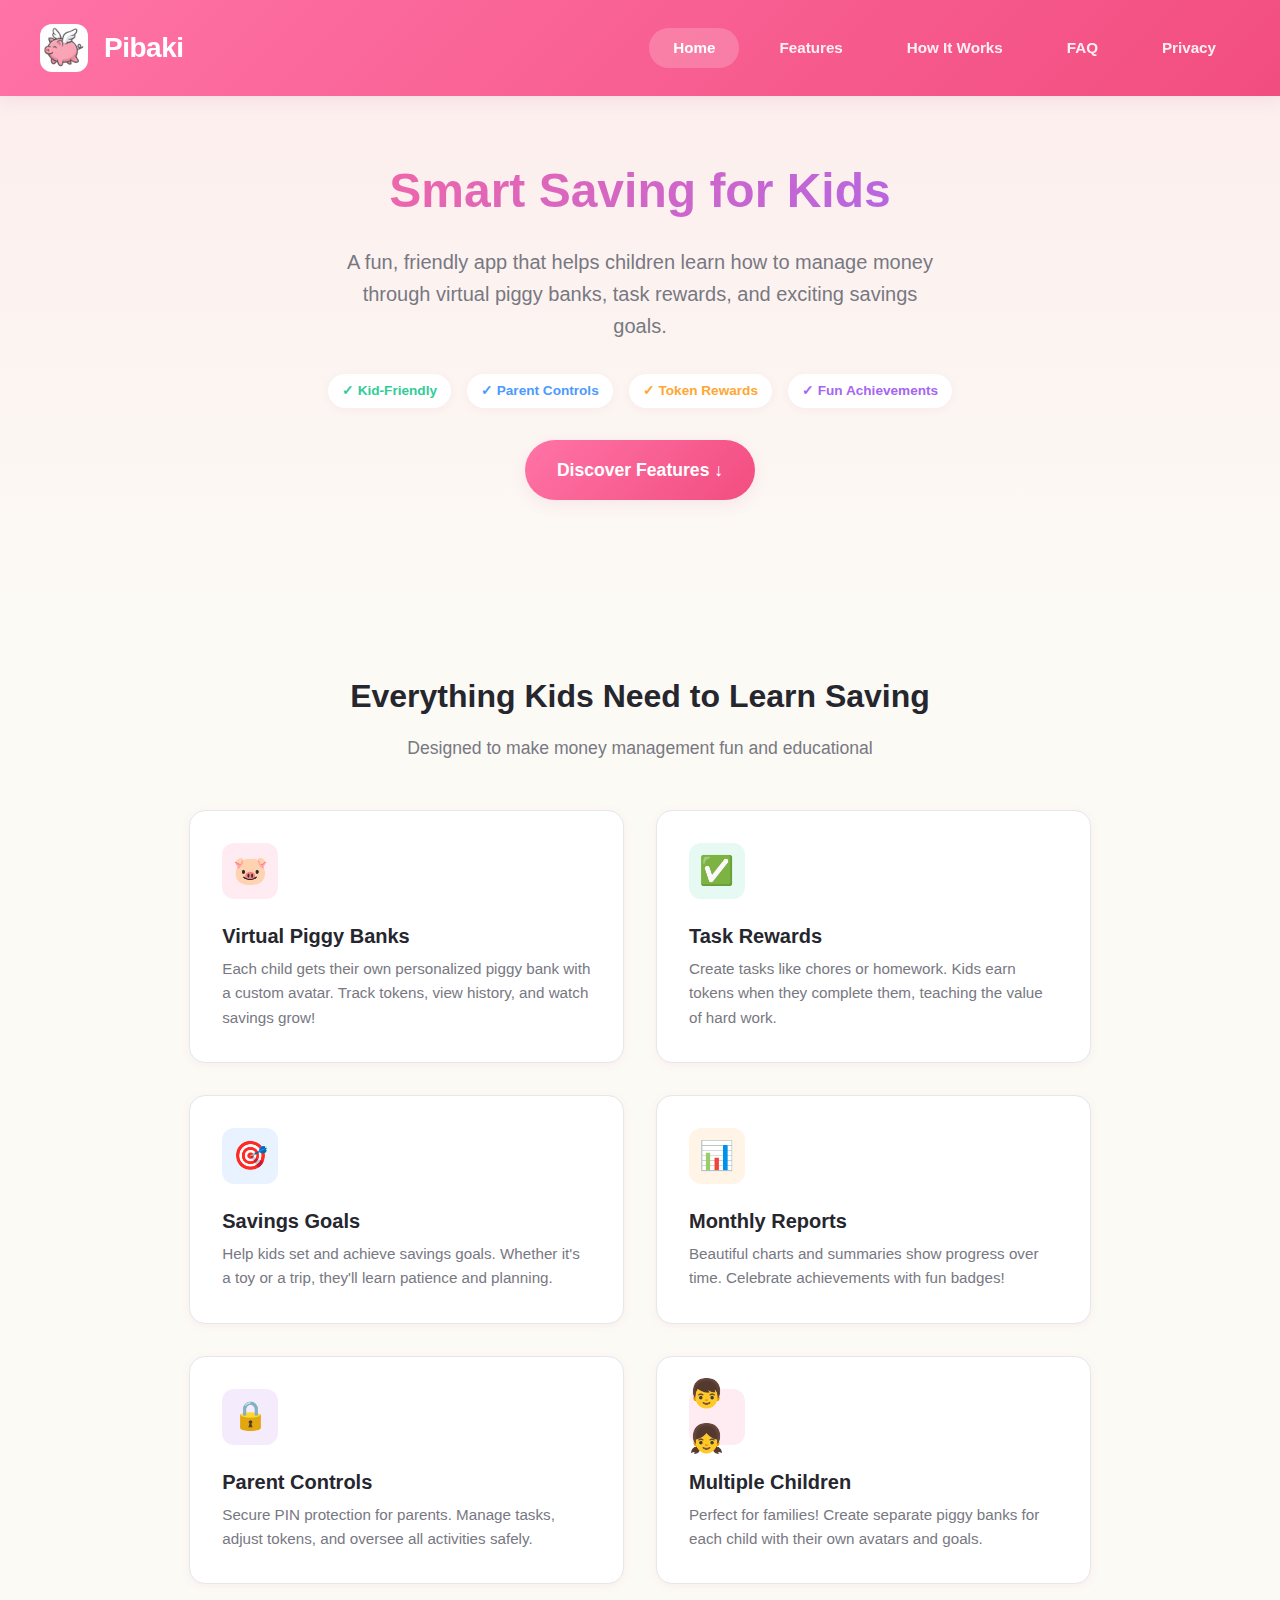
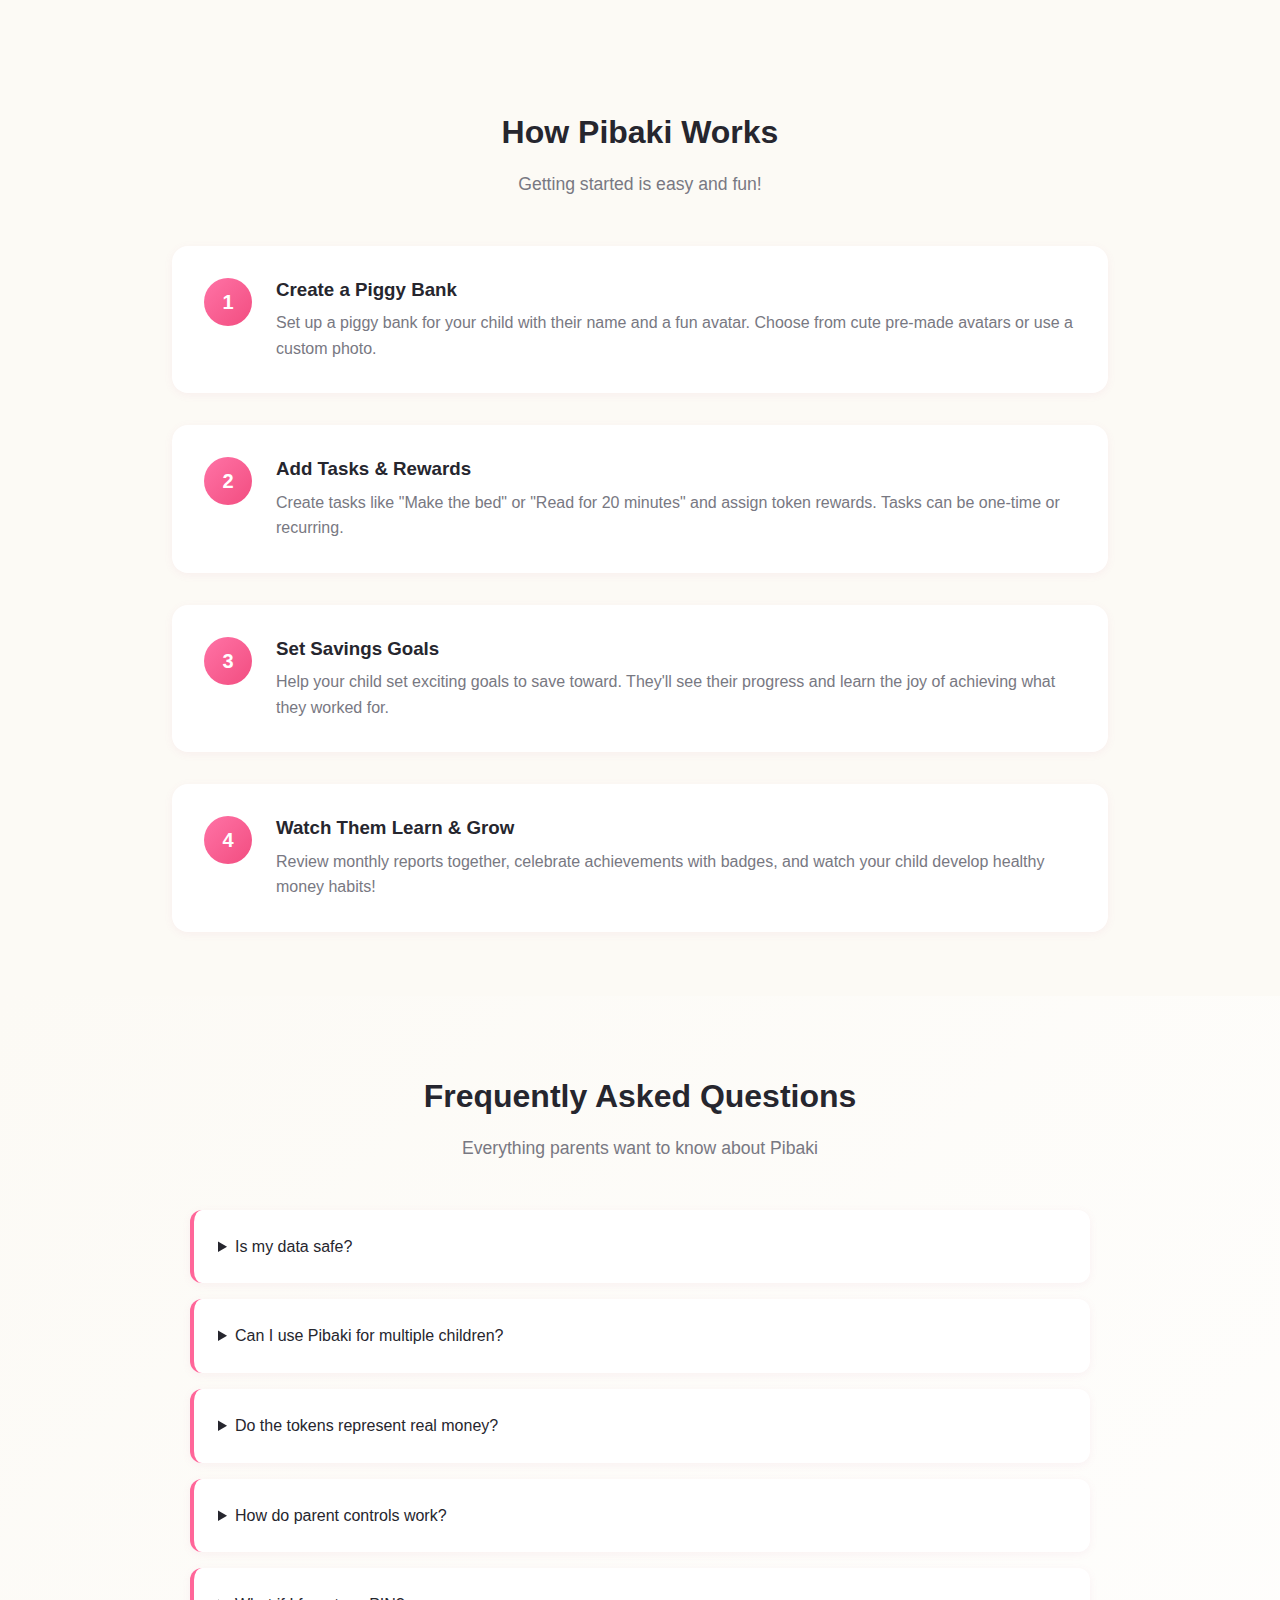
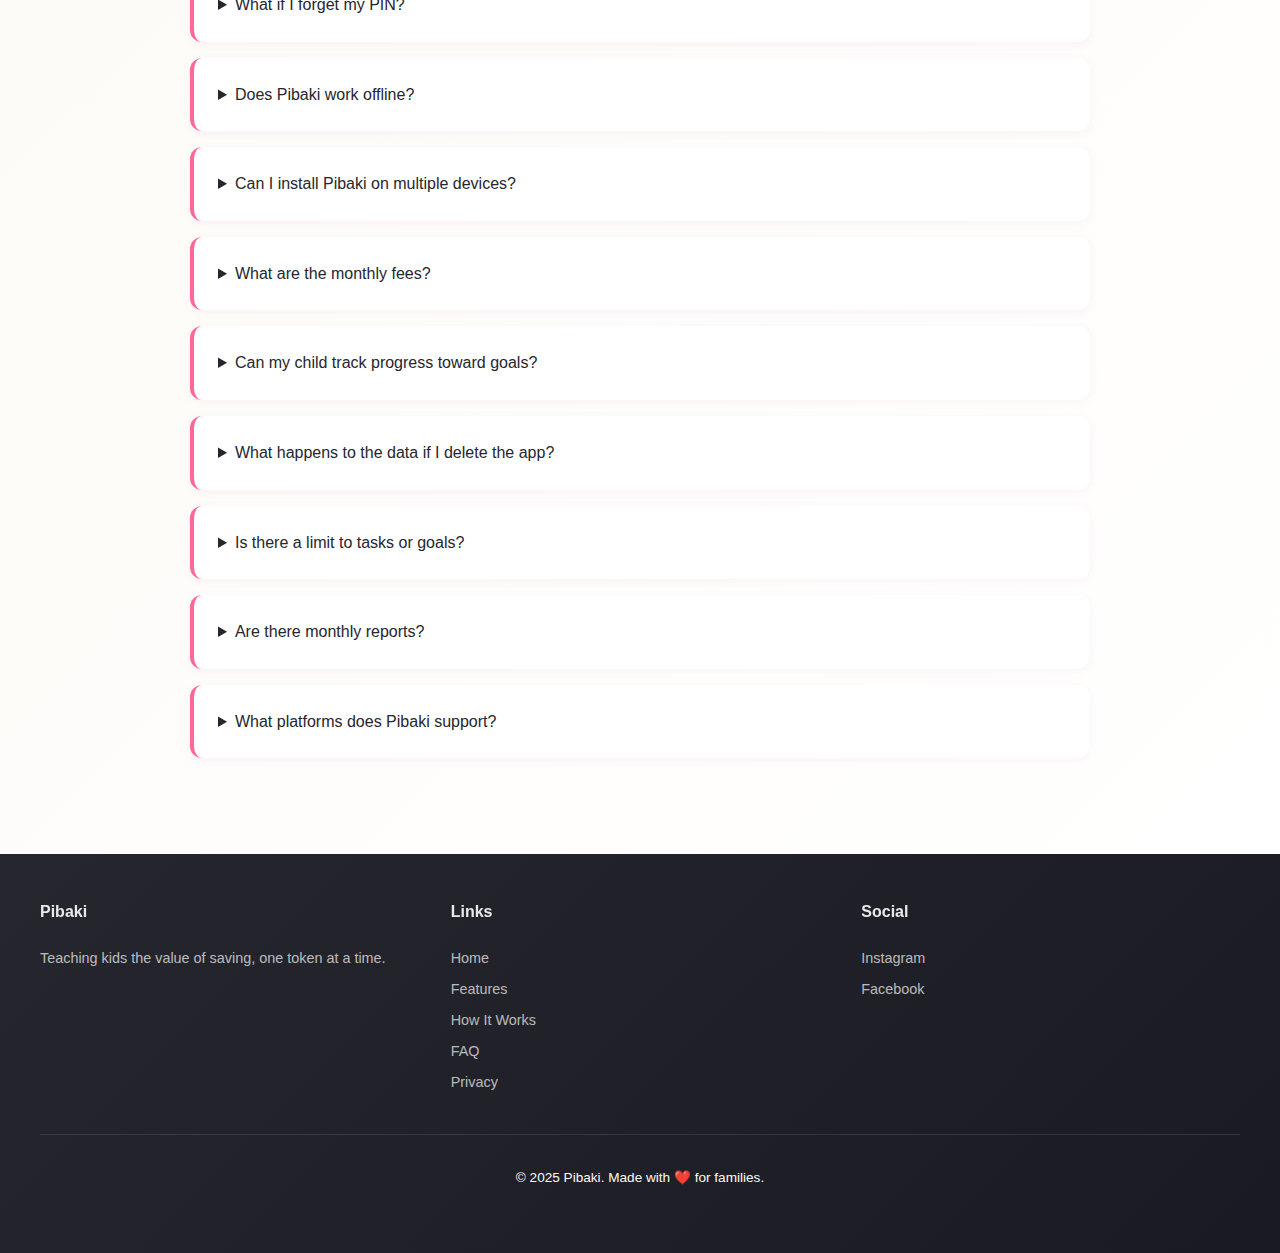
<file: index.html>
<!DOCTYPE html>
<html lang="en">
<head>
    <meta charset="UTF-8">
    <meta name="viewport" content="width=device-width, initial-scale=1.0, maximum-scale=5.0, user-scalable=yes">
    <title>Pibaki - Smart Saving for Kids</title>
    <meta name="description" content="Pibaki is a fun, friendly app that helps children learn how to save money with virtual piggy banks, task rewards, and savings goals.">
    <meta name="keywords" content="kids savings app, piggy bank app, children money management, token rewards, savings goals for kids">
    <meta property="og:title" content="Pibaki - Smart Saving for Kids">
    <meta property="og:description" content="A fun, friendly app that helps children learn how to save money.">
    <meta property="og:type" content="website">
    <link rel="stylesheet" href="assets/css/style.css">
    <link rel="icon" type="image/png" href="assets/img/pibaki_logo.png">
</head>
<body>

<!-- Header -->
<header>
    <div class="header-content">
        <div class="logo">
            <img src="assets/img/pibaki_logo.png" alt="Pibaki Logo">
            <h1>Pibaki</h1>
        </div>
        <button class="menu-toggle" id="menuToggle" aria-label="Toggle navigation menu" aria-expanded="false">
            <span id="menuIcon">☰</span>
        </button>
        <nav id="mainNav">
            <a href="index.html" class="active">Home</a>
            <a href="#features">Features</a>
            <a href="#how-it-works">How It Works</a>
            <a href="#faq">FAQ</a>
            <a href="privacy.html">Privacy</a>
        </nav>
    </div>
</header>

<!-- Hero Section -->
<section class="hero">
    <div class="hero-content">
        <h2>Smart Saving for Kids</h2>
        <p class="tagline">A fun, friendly app that helps children learn how to manage money through virtual piggy banks, task rewards, and exciting savings goals.</p>
        
        <div class="hero-badges">
            <span class="badge success">✓ Kid-Friendly</span>
            <span class="badge info">✓ Parent Controls</span>
            <span class="badge warning">✓ Token Rewards</span>
            <span class="badge special">✓ Fun Achievements</span>
        </div>
        
        <a href="#features" class="cta-button">
            Discover Features ↓
        </a>
        
        <div class="app-preview">
            <!-- Add your app screenshot here -->
            <!-- <img src="assets/img/app-preview.png" alt="Pibaki App Preview"> -->
        </div>
    </div>
</section>

<!-- Features Section -->
<section class="features" id="features">
    <div class="section-header">
        <h2>Everything Kids Need to Learn Saving</h2>
        <p>Designed to make money management fun and educational</p>
    </div>
    
    <div class="features-grid">
        <div class="feature-card">
            <div class="feature-icon primary">🐷</div>
            <h3>Virtual Piggy Banks</h3>
            <p>Each child gets their own personalized piggy bank with a custom avatar. Track tokens, view history, and watch savings grow!</p>
        </div>
        
        <div class="feature-card">
            <div class="feature-icon success">✅</div>
            <h3>Task Rewards</h3>
            <p>Create tasks like chores or homework. Kids earn tokens when they complete them, teaching the value of hard work.</p>
        </div>
        
        <div class="feature-card">
            <div class="feature-icon info">🎯</div>
            <h3>Savings Goals</h3>
            <p>Help kids set and achieve savings goals. Whether it's a toy or a trip, they'll learn patience and planning.</p>
        </div>
        
        <div class="feature-card">
            <div class="feature-icon warning">📊</div>
            <h3>Monthly Reports</h3>
            <p>Beautiful charts and summaries show progress over time. Celebrate achievements with fun badges!</p>
        </div>
        
        <div class="feature-card">
            <div class="feature-icon special">🔒</div>
            <h3>Parent Controls</h3>
            <p>Secure PIN protection for parents. Manage tasks, adjust tokens, and oversee all activities safely.</p>
        </div>
        
        <div class="feature-card">
            <div class="feature-icon primary">👦👧</div>
            <h3>Multiple Children</h3>
            <p>Perfect for families! Create separate piggy banks for each child with their own avatars and goals.</p>
        </div>
    </div>
</section>

<!-- How It Works Section -->
<section class="how-it-works" id="how-it-works">
    <div class="section-header">
        <h2>How Pibaki Works</h2>
        <p>Getting started is easy and fun!</p>
    </div>
    
    <div class="steps">
        <div class="step">
            <div class="step-number">1</div>
            <div class="step-content">
                <h3>Create a Piggy Bank</h3>
                <p>Set up a piggy bank for your child with their name and a fun avatar. Choose from cute pre-made avatars or use a custom photo.</p>
            </div>
        </div>
        
        <div class="step">
            <div class="step-number">2</div>
            <div class="step-content">
                <h3>Add Tasks & Rewards</h3>
                <p>Create tasks like "Make the bed" or "Read for 20 minutes" and assign token rewards. Tasks can be one-time or recurring.</p>
            </div>
        </div>
        
        <div class="step">
            <div class="step-number">3</div>
            <div class="step-content">
                <h3>Set Savings Goals</h3>
                <p>Help your child set exciting goals to save toward. They'll see their progress and learn the joy of achieving what they worked for.</p>
            </div>
        </div>
        
        <div class="step">
            <div class="step-number">4</div>
            <div class="step-content">
                <h3>Watch Them Learn & Grow</h3>
                <p>Review monthly reports together, celebrate achievements with badges, and watch your child develop healthy money habits!</p>
            </div>
        </div>
    </div>
</section>

<!-- Screenshots Section (placeholder for future) -->
<!--
<section class="screenshots">
    <div class="screenshots-container">
        <div class="section-header">
            <h2>See Pibaki in Action</h2>
            <p>Beautiful, kid-friendly design</p>
        </div>
        
        <div class="screenshots-grid">
            <div class="screenshot-item">
                <img src="assets/img/screenshot-1.png" alt="Piggy Bank Dashboard">
                <p>Dashboard</p>
            </div>
            <div class="screenshot-item">
                <img src="assets/img/screenshot-2.png" alt="Task List">
                <p>Tasks</p>
            </div>
            <div class="screenshot-item">
                <img src="assets/img/screenshot-3.png" alt="Savings Goals">
                <p>Goals</p>
            </div>
            <div class="screenshot-item">
                <img src="assets/img/screenshot-4.png" alt="Monthly Report">
                <p>Reports</p>
            </div>
        </div>
    </div>
</section>
-->

<!-- FAQ Section -->
<section class="faq" id="faq">
    <div class="section-header">
        <h2>Frequently Asked Questions</h2>
        <p>Everything parents want to know about Pibaki</p>
    </div>
    
    <div class="faq-container">
        
        <details class="faq-item">
            <summary>Is my data safe?</summary>
            <p>Absolutely. Pibaki does not collect any personal information. All data is stored locally on your device and never transmitted to servers. We don't have analytics, tracking, or any third-party services. Your family's privacy is our top priority.</p>
        </details>
        
        <details class="faq-item">
            <summary>Can I use Pibaki for multiple children?</summary>
            <p>Yes! You can create unlimited piggy banks, one for each child. Each child gets their own personalized space with custom avatars, tasks, and savings goals.</p>
        </details>
        
        <details class="faq-item">
            <summary>Do the tokens represent real money?</summary>
            <p>You decide! When setting up, you choose your currency and how much each token is worth (e.g., 1 token = $0.10). This lets you connect virtual rewards to real allowances or just use it as a teaching tool without actual money.</p>
        </details>
        
        <details class="faq-item">
            <summary>How do parent controls work?</summary>
            <p>Parents set up a secure PIN (and optionally Face ID/Touch ID) to access editing features. Children can view their piggy banks and progress, but only parents can add tokens, create tasks, or modify goals. This keeps everything safe while letting kids feel ownership.</p>
        </details>
        
        <details class="faq-item">
            <summary>What if I forget my PIN?</summary>
            <p><strong>Important:</strong> If you forget your PIN and haven't enabled Face ID/Touch ID, there is no way to recover it. You will need to uninstall and reinstall the app, which will delete all your data. We recommend enabling Face ID/Touch ID as a backup authentication method when setting up parent controls. This way, you can always access the app even if you forget your PIN.</p>
        </details>
        
        <details class="faq-item">
            <summary>Does Pibaki work offline?</summary>
            <p>Yes! Pibaki works completely offline. No internet connection is required. All your family's data stays on your device.</p>
        </details>

        <details class="faq-item">
            <summary>Can I install Pibaki on multiple devices?</summary>
            <p>Currently, Pibaki stores all data locally on each device independently. This means if you install the app on two different devices (e.g., mom's iPhone and dad's iPhone), they will have separate data and won't sync with each other. We recommend choosing one primary device for managing your family's piggy banks. If you use iCloud backup, you can restore your data when switching to a new device.</p>
        </details>
        
        <details class="faq-item">
            <summary>What are the monthly fees?</summary>
            <p>You can optionally enable a small monthly "fee" (like real banks charge) to teach kids about account maintenance. This is completely customizable and can be disabled. It's just a teaching tool, not a real charge.</p>
        </details>
        
        <details class="faq-item">
            <summary>Can my child track progress toward goals?</summary>
            <p>Yes! Kids can create savings goals (like "New Toy" or "Bike") and transfer tokens toward them. They'll see visual progress bars and get a celebration when goals are reached. Completed goals are saved in a special "Achievements" section.</p>
        </details>
        
        <details class="faq-item">
            <summary>What happens to the data if I delete the app?</summary>
            <p>All data will be permanently deleted from your device. Since we don't store anything on servers, we cannot recover it. If you want to preserve your data, make sure your device is backed up to iCloud before deletion.</p>
        </details>
        
        <details class="faq-item">
            <summary>Is there a limit to tasks or goals?</summary>
            <p>No limits! Create as many tasks, savings goals, and piggy banks as you need for your family.</p>
        </details>
        
        <details class="faq-item">
            <summary>Are there monthly reports?</summary>
            <p>Yes! At the end of each month, Pibaki generates a report showing token earnings, spending, task completion rates, and achievement badges. It's a great way to review progress with your child.</p>
        </details>
        
        <details class="faq-item">
            <summary>What platforms does Pibaki support?</summary>
            <p>Currently, Pibaki is available for iOS (iPhone and iPad) running iOS 16 or later. Android support may come in the future based on demand.</p>
        </details>
    </div>
</section>

<!-- Footer -->
<footer>
    <div class="footer-content">
        <div class="footer-section">
            <h4>Pibaki</h4>
            <p>Teaching kids the value of saving, one token at a time.</p>
        </div>
        
        <div class="footer-section">
            <h4>Links</h4>
            <p><a href="index.html">Home</a></p>
            <p><a href="#features">Features</a></p>
            <p><a href="#how-it-works">How It Works</a></p>
            <p><a href="#faq">FAQ</a></p>
            <p><a href="privacy.html">Privacy</a></p>
        </div>
        <div class="footer-section">
            <h4>Social</h4>
            <p><a href="https://instagram.com/pibaki.app">Instagram</a></p>
            <p><a href="https://facebook.com/pibakiapp">Facebook</a></p>
        </div>
    </div>
    
    <div class="footer-bottom">
        <p style="color:var(--pibaki-background)">© 2025 Pibaki. Made with ❤️ for families.</p>
    </div>
</footer>

<script>
// Mobile menu toggle
const menuToggle = document.getElementById('menuToggle');
const mainNav = document.getElementById('mainNav');
const menuIcon = document.getElementById('menuIcon');

if (menuToggle && mainNav) {
    menuToggle.addEventListener('click', function() {
        const isExpanded = this.getAttribute('aria-expanded') === 'true';
        this.setAttribute('aria-expanded', !isExpanded);
        mainNav.classList.toggle('nav-open');
        menuIcon.textContent = isExpanded ? '☰' : '✕';
    });
    
    // Close menu when clicking a nav link
    const navLinks = mainNav.querySelectorAll('a');
    navLinks.forEach(link => {
        link.addEventListener('click', () => {
            mainNav.classList.remove('nav-open');
            menuToggle.setAttribute('aria-expanded', 'false');
            menuIcon.textContent = '☰';
        });
    });
    
    // Close menu when clicking outside
    document.addEventListener('click', function(event) {
        if (!mainNav.contains(event.target) && !menuToggle.contains(event.target)) {
            mainNav.classList.remove('nav-open');
            menuToggle.setAttribute('aria-expanded', 'false');
            menuIcon.textContent = '☰';
        }
    });
}
</script>

</body>
</html>
</file>
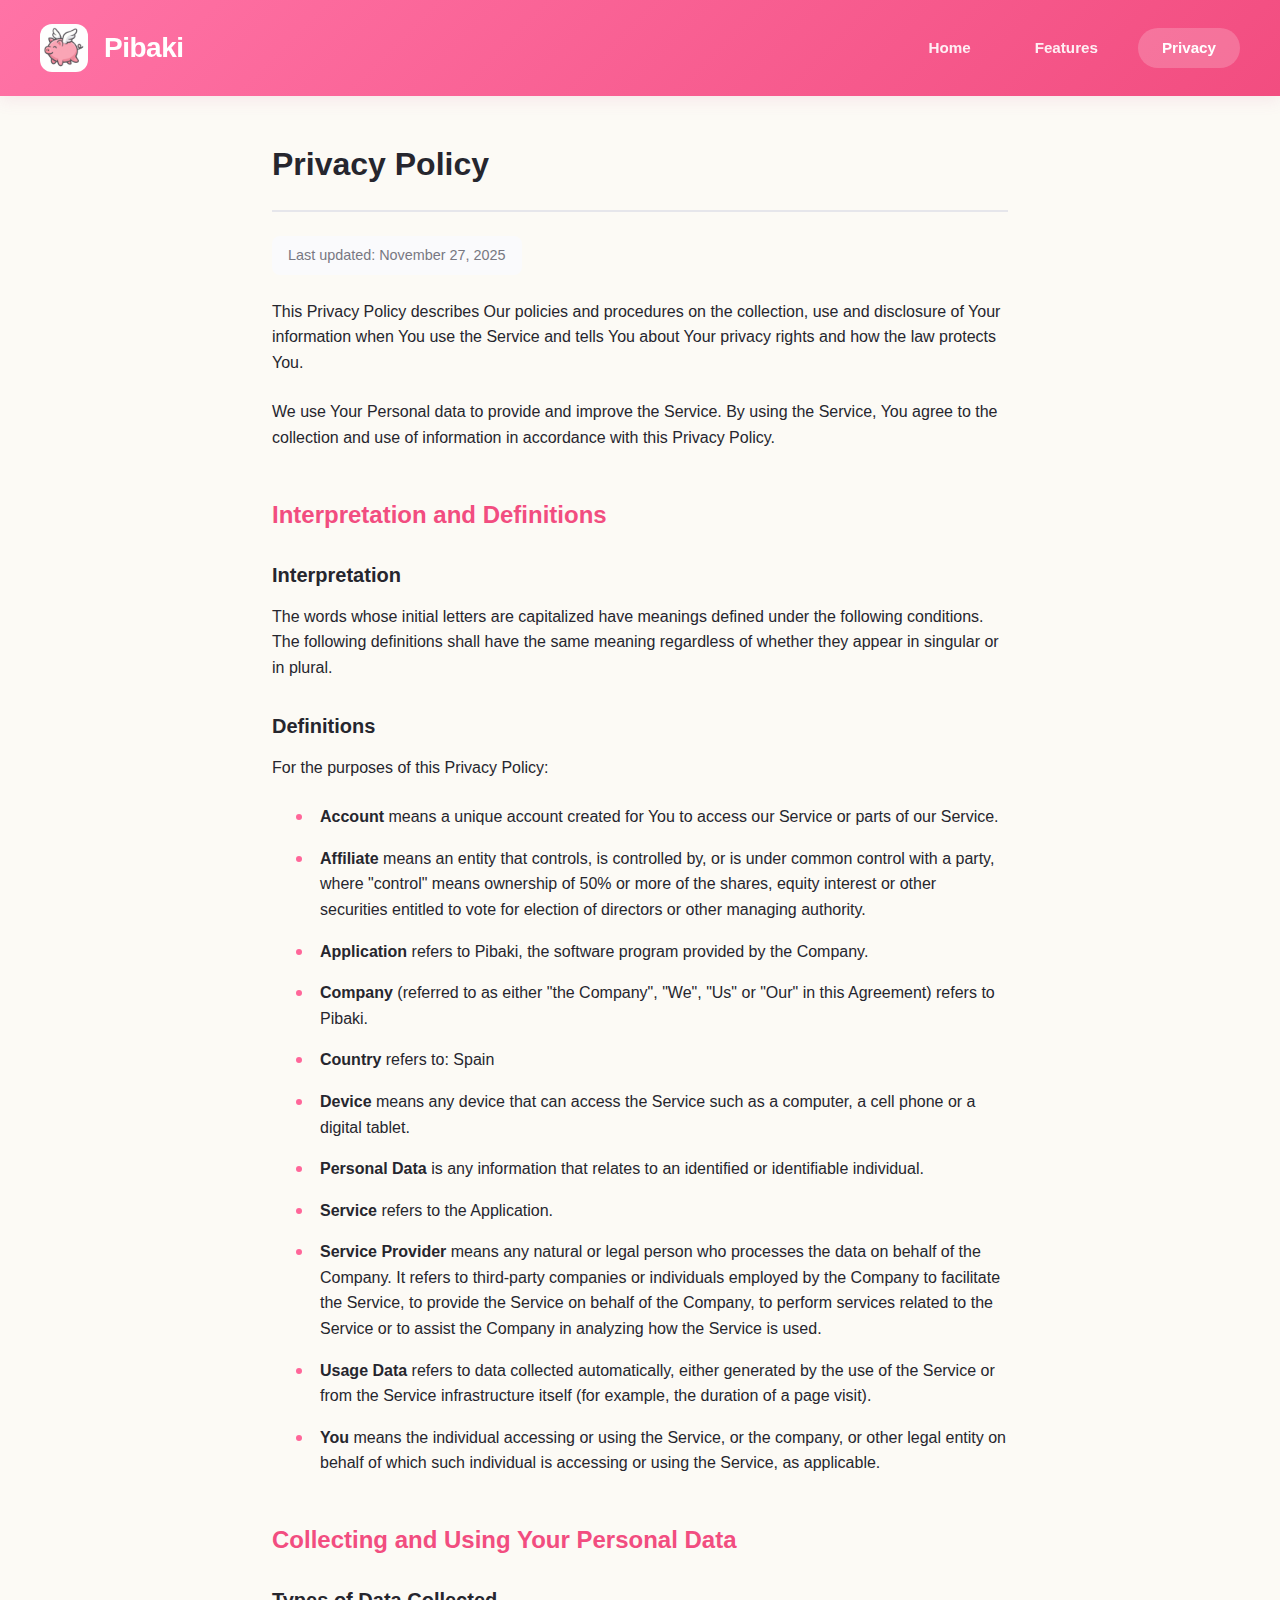
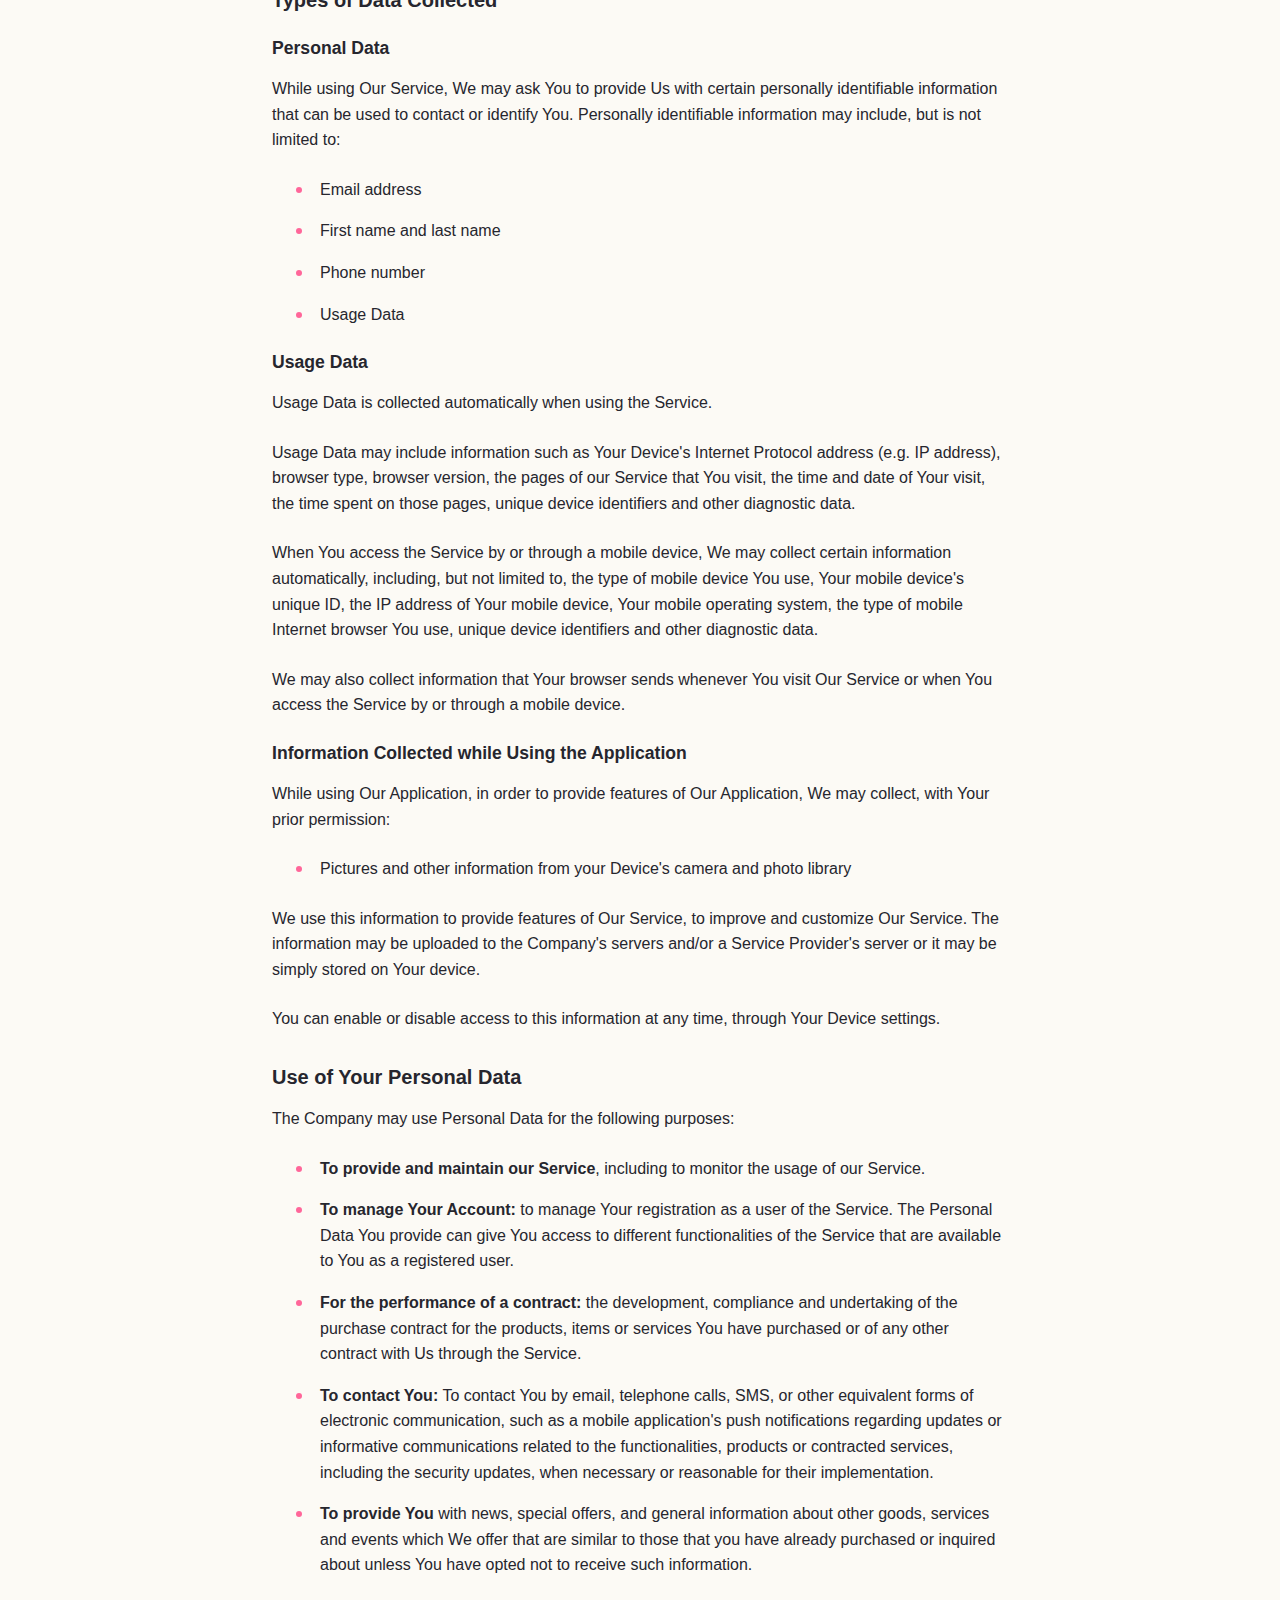
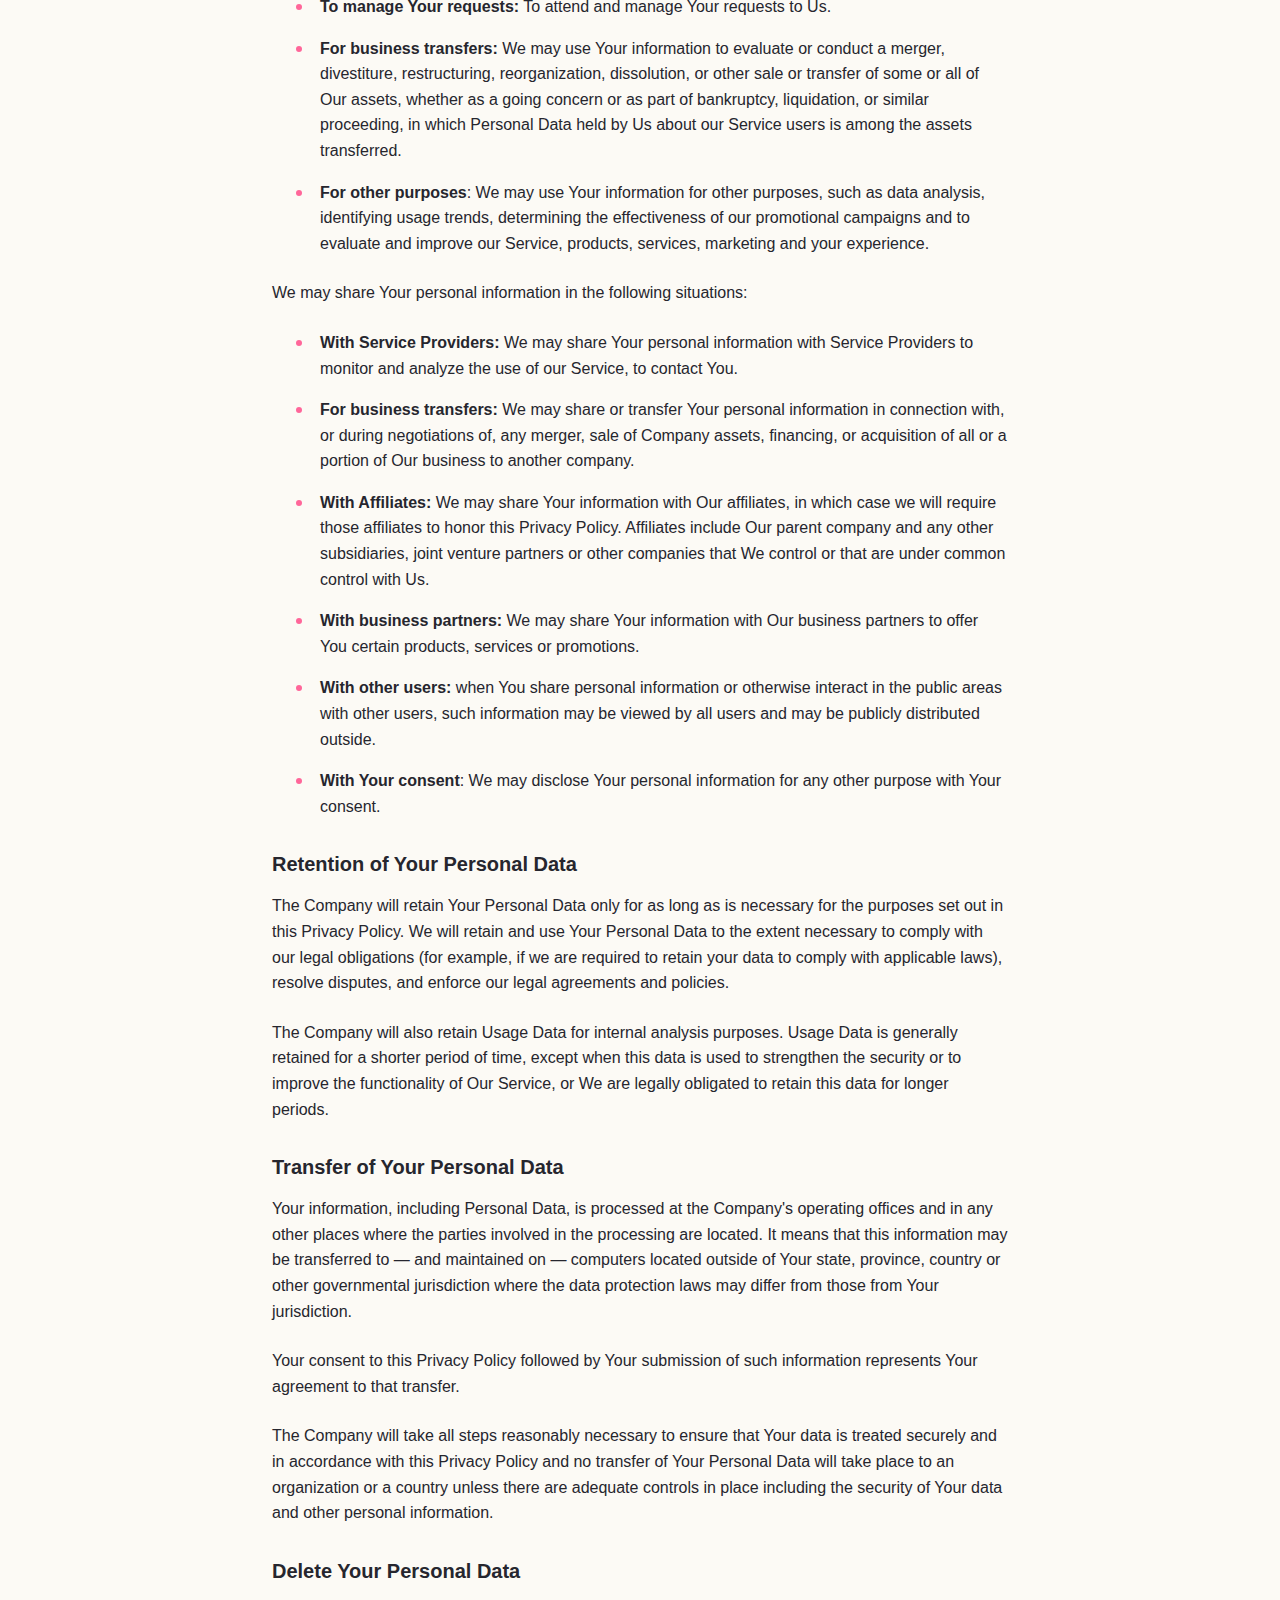
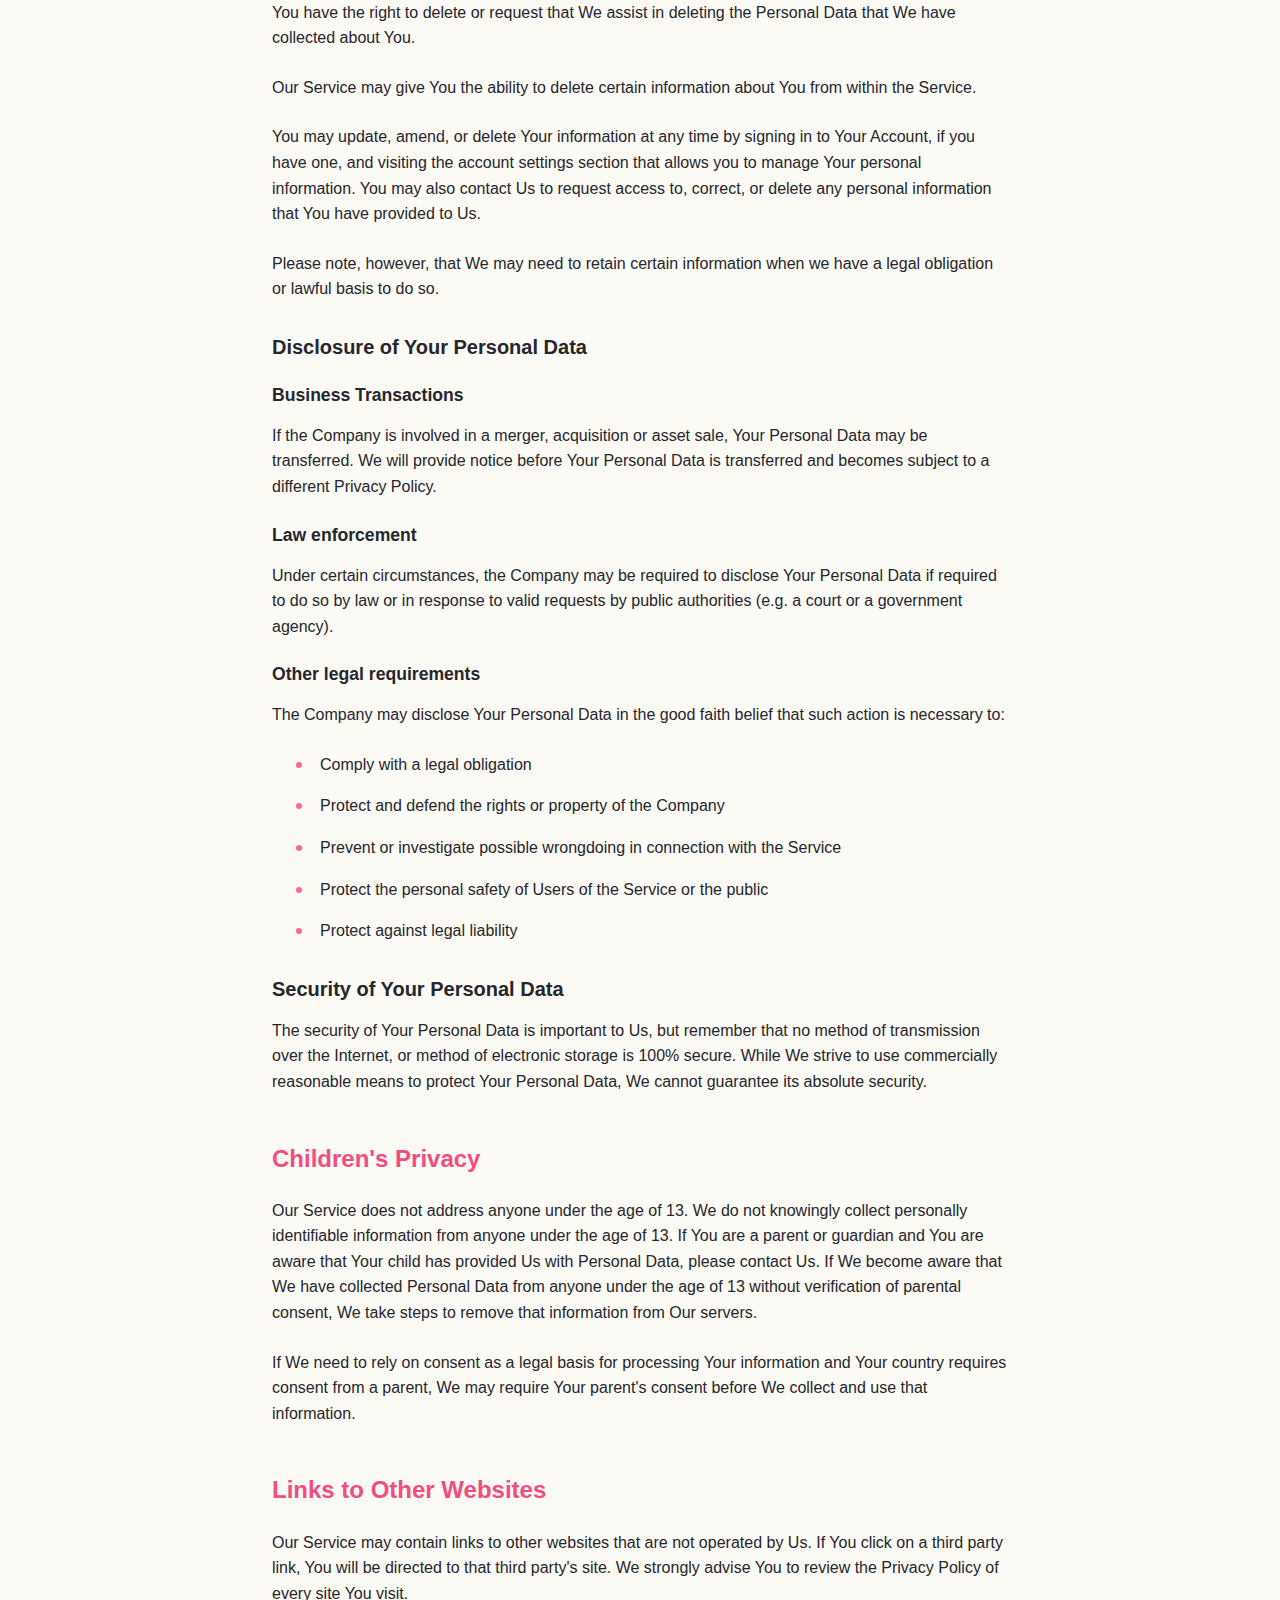
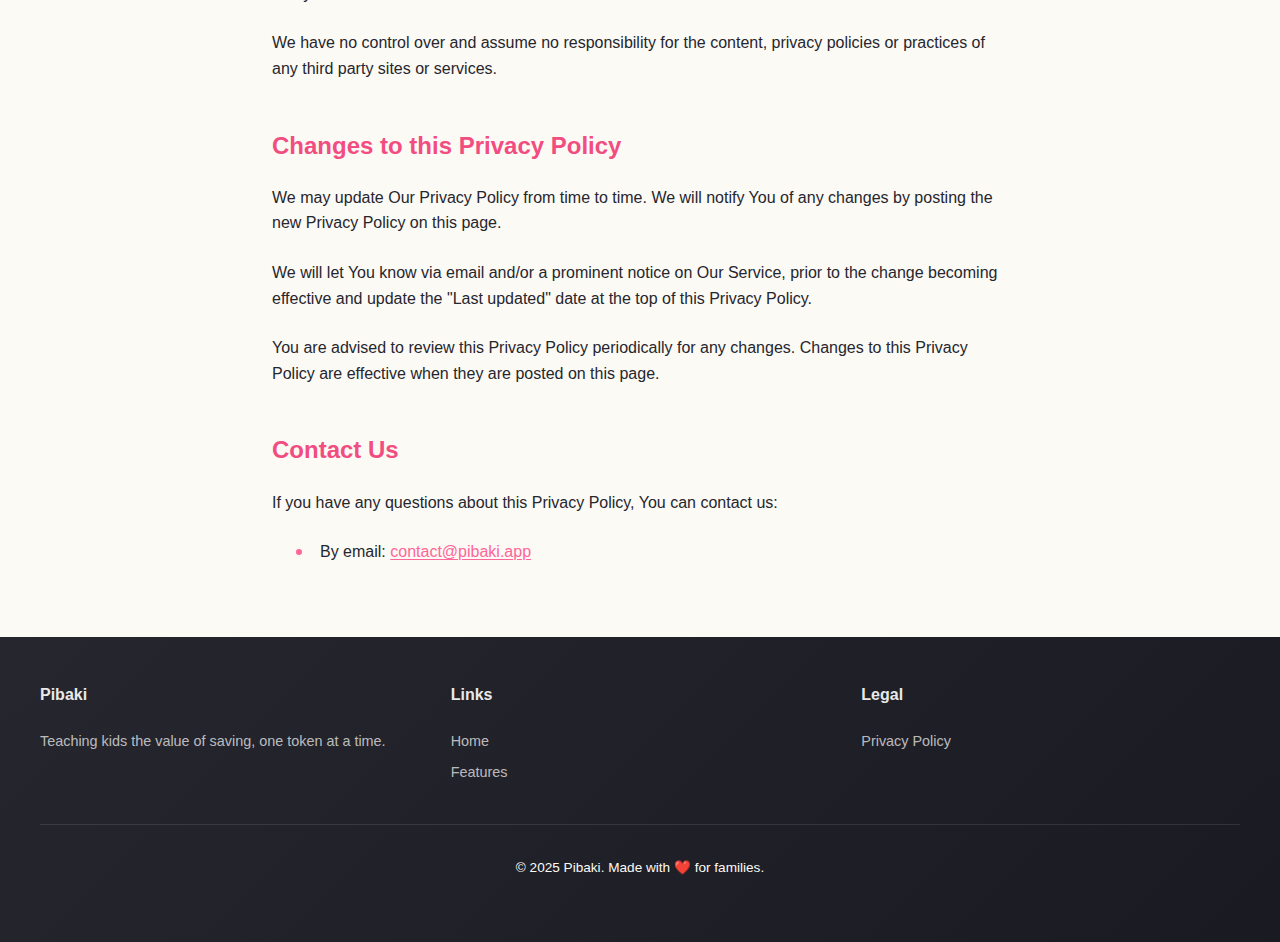
<file: privacy-policy-backup.html>
<!DOCTYPE html>
<html lang="en">
<head>
    <meta charset="UTF-8">
    <meta name="viewport" content="width=device-width, initial-scale=1.0">
    <title>Privacy Policy - Pibaki</title>
    <meta name="description" content="Privacy Policy for Pibaki - the smart saving app for kids.">
    <link rel="stylesheet" href="assets/css/style.css">
    <link rel="icon" type="image/png" href="assets/img/pibaki_logo.png">
</head>
<body>

<!-- Header -->
<header>
    <div class="header-content">
        <div class="logo">
            <img src="assets/img/pibaki_logo.png" alt="Pibaki Logo">
            <h1>Pibaki</h1>
        </div>
        <nav>
            <a href="index.html">Home</a>
            <a href="index.html#features">Features</a>
            <a href="privacy.html" class="active">Privacy</a>
        </nav>
    </div>
</header>

<section class="content">
    <h1>Privacy Policy</h1>
    <p class="last-updated">Last updated: November 27, 2025</p>
    
<p>This Privacy Policy describes Our policies and procedures on the collection, use and disclosure of Your information when You use the Service and tells You about Your privacy rights and how the law protects You.</p>
<p>We use Your Personal data to provide and improve the Service. By using the Service, You agree to the collection and use of information in accordance with this Privacy Policy.</p>

<h2>Interpretation and Definitions</h2>
<h3>Interpretation</h3>
<p>The words whose initial letters are capitalized have meanings defined under the following conditions. The following definitions shall have the same meaning regardless of whether they appear in singular or in plural.</p>

<h3>Definitions</h3>
<p>For the purposes of this Privacy Policy:</p>
<ul>
<li>
<p><strong>Account</strong> means a unique account created for You to access our Service or parts of our Service.</p>
</li>
<li>
<p><strong>Affiliate</strong> means an entity that controls, is controlled by, or is under common control with a party, where "control" means ownership of 50% or more of the shares, equity interest or other securities entitled to vote for election of directors or other managing authority.</p>
</li>
<li>
<p><strong>Application</strong> refers to Pibaki, the software program provided by the Company.</p>
</li>
<li>
<p><strong>Company</strong> (referred to as either "the Company", "We", "Us" or "Our" in this Agreement) refers to Pibaki.</p>
</li>
<li>
<p><strong>Country</strong> refers to: Spain</p>
</li>
<li>
<p><strong>Device</strong> means any device that can access the Service such as a computer, a cell phone or a digital tablet.</p>
</li>
<li>
<p><strong>Personal Data</strong> is any information that relates to an identified or identifiable individual.</p>
</li>
<li>
<p><strong>Service</strong> refers to the Application.</p>
</li>
<li>
<p><strong>Service Provider</strong> means any natural or legal person who processes the data on behalf of the Company. It refers to third-party companies or individuals employed by the Company to facilitate the Service, to provide the Service on behalf of the Company, to perform services related to the Service or to assist the Company in analyzing how the Service is used.</p>
</li>
<li>
<p><strong>Usage Data</strong> refers to data collected automatically, either generated by the use of the Service or from the Service infrastructure itself (for example, the duration of a page visit).</p>
</li>
<li>
<p><strong>You</strong> means the individual accessing or using the Service, or the company, or other legal entity on behalf of which such individual is accessing or using the Service, as applicable.</p>
</li>
</ul>

<h2>Collecting and Using Your Personal Data</h2>
<h3>Types of Data Collected</h3>
<h4>Personal Data</h4>
<p>While using Our Service, We may ask You to provide Us with certain personally identifiable information that can be used to contact or identify You. Personally identifiable information may include, but is not limited to:</p>
<ul>
<li><p>Email address</p></li>
<li><p>First name and last name</p></li>
<li><p>Phone number</p></li>
<li><p>Usage Data</p></li>
</ul>

<h4>Usage Data</h4>
<p>Usage Data is collected automatically when using the Service.</p>
<p>Usage Data may include information such as Your Device's Internet Protocol address (e.g. IP address), browser type, browser version, the pages of our Service that You visit, the time and date of Your visit, the time spent on those pages, unique device identifiers and other diagnostic data.</p>
<p>When You access the Service by or through a mobile device, We may collect certain information automatically, including, but not limited to, the type of mobile device You use, Your mobile device's unique ID, the IP address of Your mobile device, Your mobile operating system, the type of mobile Internet browser You use, unique device identifiers and other diagnostic data.</p>
<p>We may also collect information that Your browser sends whenever You visit Our Service or when You access the Service by or through a mobile device.</p>

<h4>Information Collected while Using the Application</h4>
<p>While using Our Application, in order to provide features of Our Application, We may collect, with Your prior permission:</p>
<ul>
<li>Pictures and other information from your Device's camera and photo library</li>
</ul>
<p>We use this information to provide features of Our Service, to improve and customize Our Service. The information may be uploaded to the Company's servers and/or a Service Provider's server or it may be simply stored on Your device.</p>
<p>You can enable or disable access to this information at any time, through Your Device settings.</p>

<h3>Use of Your Personal Data</h3>
<p>The Company may use Personal Data for the following purposes:</p>
<ul>
<li><p><strong>To provide and maintain our Service</strong>, including to monitor the usage of our Service.</p></li>
<li><p><strong>To manage Your Account:</strong> to manage Your registration as a user of the Service. The Personal Data You provide can give You access to different functionalities of the Service that are available to You as a registered user.</p></li>
<li><p><strong>For the performance of a contract:</strong> the development, compliance and undertaking of the purchase contract for the products, items or services You have purchased or of any other contract with Us through the Service.</p></li>
<li><p><strong>To contact You:</strong> To contact You by email, telephone calls, SMS, or other equivalent forms of electronic communication, such as a mobile application's push notifications regarding updates or informative communications related to the functionalities, products or contracted services, including the security updates, when necessary or reasonable for their implementation.</p></li>
<li><p><strong>To provide You</strong> with news, special offers, and general information about other goods, services and events which We offer that are similar to those that you have already purchased or inquired about unless You have opted not to receive such information.</p></li>
<li><p><strong>To manage Your requests:</strong> To attend and manage Your requests to Us.</p></li>
<li><p><strong>For business transfers:</strong> We may use Your information to evaluate or conduct a merger, divestiture, restructuring, reorganization, dissolution, or other sale or transfer of some or all of Our assets, whether as a going concern or as part of bankruptcy, liquidation, or similar proceeding, in which Personal Data held by Us about our Service users is among the assets transferred.</p></li>
<li><p><strong>For other purposes</strong>: We may use Your information for other purposes, such as data analysis, identifying usage trends, determining the effectiveness of our promotional campaigns and to evaluate and improve our Service, products, services, marketing and your experience.</p></li>
</ul>

<p>We may share Your personal information in the following situations:</p>
<ul>
<li><strong>With Service Providers:</strong> We may share Your personal information with Service Providers to monitor and analyze the use of our Service, to contact You.</li>
<li><strong>For business transfers:</strong> We may share or transfer Your personal information in connection with, or during negotiations of, any merger, sale of Company assets, financing, or acquisition of all or a portion of Our business to another company.</li>
<li><strong>With Affiliates:</strong> We may share Your information with Our affiliates, in which case we will require those affiliates to honor this Privacy Policy. Affiliates include Our parent company and any other subsidiaries, joint venture partners or other companies that We control or that are under common control with Us.</li>
<li><strong>With business partners:</strong> We may share Your information with Our business partners to offer You certain products, services or promotions.</li>
<li><strong>With other users:</strong> when You share personal information or otherwise interact in the public areas with other users, such information may be viewed by all users and may be publicly distributed outside.</li>
<li><strong>With Your consent</strong>: We may disclose Your personal information for any other purpose with Your consent.</li>
</ul>

<h3>Retention of Your Personal Data</h3>
<p>The Company will retain Your Personal Data only for as long as is necessary for the purposes set out in this Privacy Policy. We will retain and use Your Personal Data to the extent necessary to comply with our legal obligations (for example, if we are required to retain your data to comply with applicable laws), resolve disputes, and enforce our legal agreements and policies.</p>
<p>The Company will also retain Usage Data for internal analysis purposes. Usage Data is generally retained for a shorter period of time, except when this data is used to strengthen the security or to improve the functionality of Our Service, or We are legally obligated to retain this data for longer periods.</p>

<h3>Transfer of Your Personal Data</h3>
<p>Your information, including Personal Data, is processed at the Company's operating offices and in any other places where the parties involved in the processing are located. It means that this information may be transferred to — and maintained on — computers located outside of Your state, province, country or other governmental jurisdiction where the data protection laws may differ from those from Your jurisdiction.</p>
<p>Your consent to this Privacy Policy followed by Your submission of such information represents Your agreement to that transfer.</p>
<p>The Company will take all steps reasonably necessary to ensure that Your data is treated securely and in accordance with this Privacy Policy and no transfer of Your Personal Data will take place to an organization or a country unless there are adequate controls in place including the security of Your data and other personal information.</p>

<h3>Delete Your Personal Data</h3>
<p>You have the right to delete or request that We assist in deleting the Personal Data that We have collected about You.</p>
<p>Our Service may give You the ability to delete certain information about You from within the Service.</p>
<p>You may update, amend, or delete Your information at any time by signing in to Your Account, if you have one, and visiting the account settings section that allows you to manage Your personal information. You may also contact Us to request access to, correct, or delete any personal information that You have provided to Us.</p>
<p>Please note, however, that We may need to retain certain information when we have a legal obligation or lawful basis to do so.</p>

<h3>Disclosure of Your Personal Data</h3>
<h4>Business Transactions</h4>
<p>If the Company is involved in a merger, acquisition or asset sale, Your Personal Data may be transferred. We will provide notice before Your Personal Data is transferred and becomes subject to a different Privacy Policy.</p>

<h4>Law enforcement</h4>
<p>Under certain circumstances, the Company may be required to disclose Your Personal Data if required to do so by law or in response to valid requests by public authorities (e.g. a court or a government agency).</p>

<h4>Other legal requirements</h4>
<p>The Company may disclose Your Personal Data in the good faith belief that such action is necessary to:</p>
<ul>
<li>Comply with a legal obligation</li>
<li>Protect and defend the rights or property of the Company</li>
<li>Prevent or investigate possible wrongdoing in connection with the Service</li>
<li>Protect the personal safety of Users of the Service or the public</li>
<li>Protect against legal liability</li>
</ul>

<h3>Security of Your Personal Data</h3>
<p>The security of Your Personal Data is important to Us, but remember that no method of transmission over the Internet, or method of electronic storage is 100% secure. While We strive to use commercially reasonable means to protect Your Personal Data, We cannot guarantee its absolute security.</p>

<h2>Children's Privacy</h2>
<p>Our Service does not address anyone under the age of 13. We do not knowingly collect personally identifiable information from anyone under the age of 13. If You are a parent or guardian and You are aware that Your child has provided Us with Personal Data, please contact Us. If We become aware that We have collected Personal Data from anyone under the age of 13 without verification of parental consent, We take steps to remove that information from Our servers.</p>
<p>If We need to rely on consent as a legal basis for processing Your information and Your country requires consent from a parent, We may require Your parent's consent before We collect and use that information.</p>

<h2>Links to Other Websites</h2>
<p>Our Service may contain links to other websites that are not operated by Us. If You click on a third party link, You will be directed to that third party's site. We strongly advise You to review the Privacy Policy of every site You visit.</p>
<p>We have no control over and assume no responsibility for the content, privacy policies or practices of any third party sites or services.</p>

<h2>Changes to this Privacy Policy</h2>
<p>We may update Our Privacy Policy from time to time. We will notify You of any changes by posting the new Privacy Policy on this page.</p>
<p>We will let You know via email and/or a prominent notice on Our Service, prior to the change becoming effective and update the "Last updated" date at the top of this Privacy Policy.</p>
<p>You are advised to review this Privacy Policy periodically for any changes. Changes to this Privacy Policy are effective when they are posted on this page.</p>

<h2>Contact Us</h2>
<p>If you have any questions about this Privacy Policy, You can contact us:</p>
<ul>
<li>By email: <a href="mailto:contact@pibaki.app">contact@pibaki.app</a></li>
</ul>
</section>

<!-- Footer -->
<footer>
    <div class="footer-content">
        <div class="footer-section">
            <h4>Pibaki</h4>
            <p>Teaching kids the value of saving, one token at a time.</p>
        </div>
        
        <div class="footer-section">
            <h4>Links</h4>
            <p><a href="index.html">Home</a></p>
            <p><a href="index.html#features">Features</a></p>
        </div>
        
        <div class="footer-section">
            <h4>Legal</h4>
            <p><a href="privacy.html">Privacy Policy</a></p>
        </div>
    </div>
    
    <div class="footer-bottom">
        <p style="color:var(--pibaki-background)">© 2025 Pibaki. Made with ❤️ for families.</p>
    </div>
</footer>

</body>
</html>
</file>
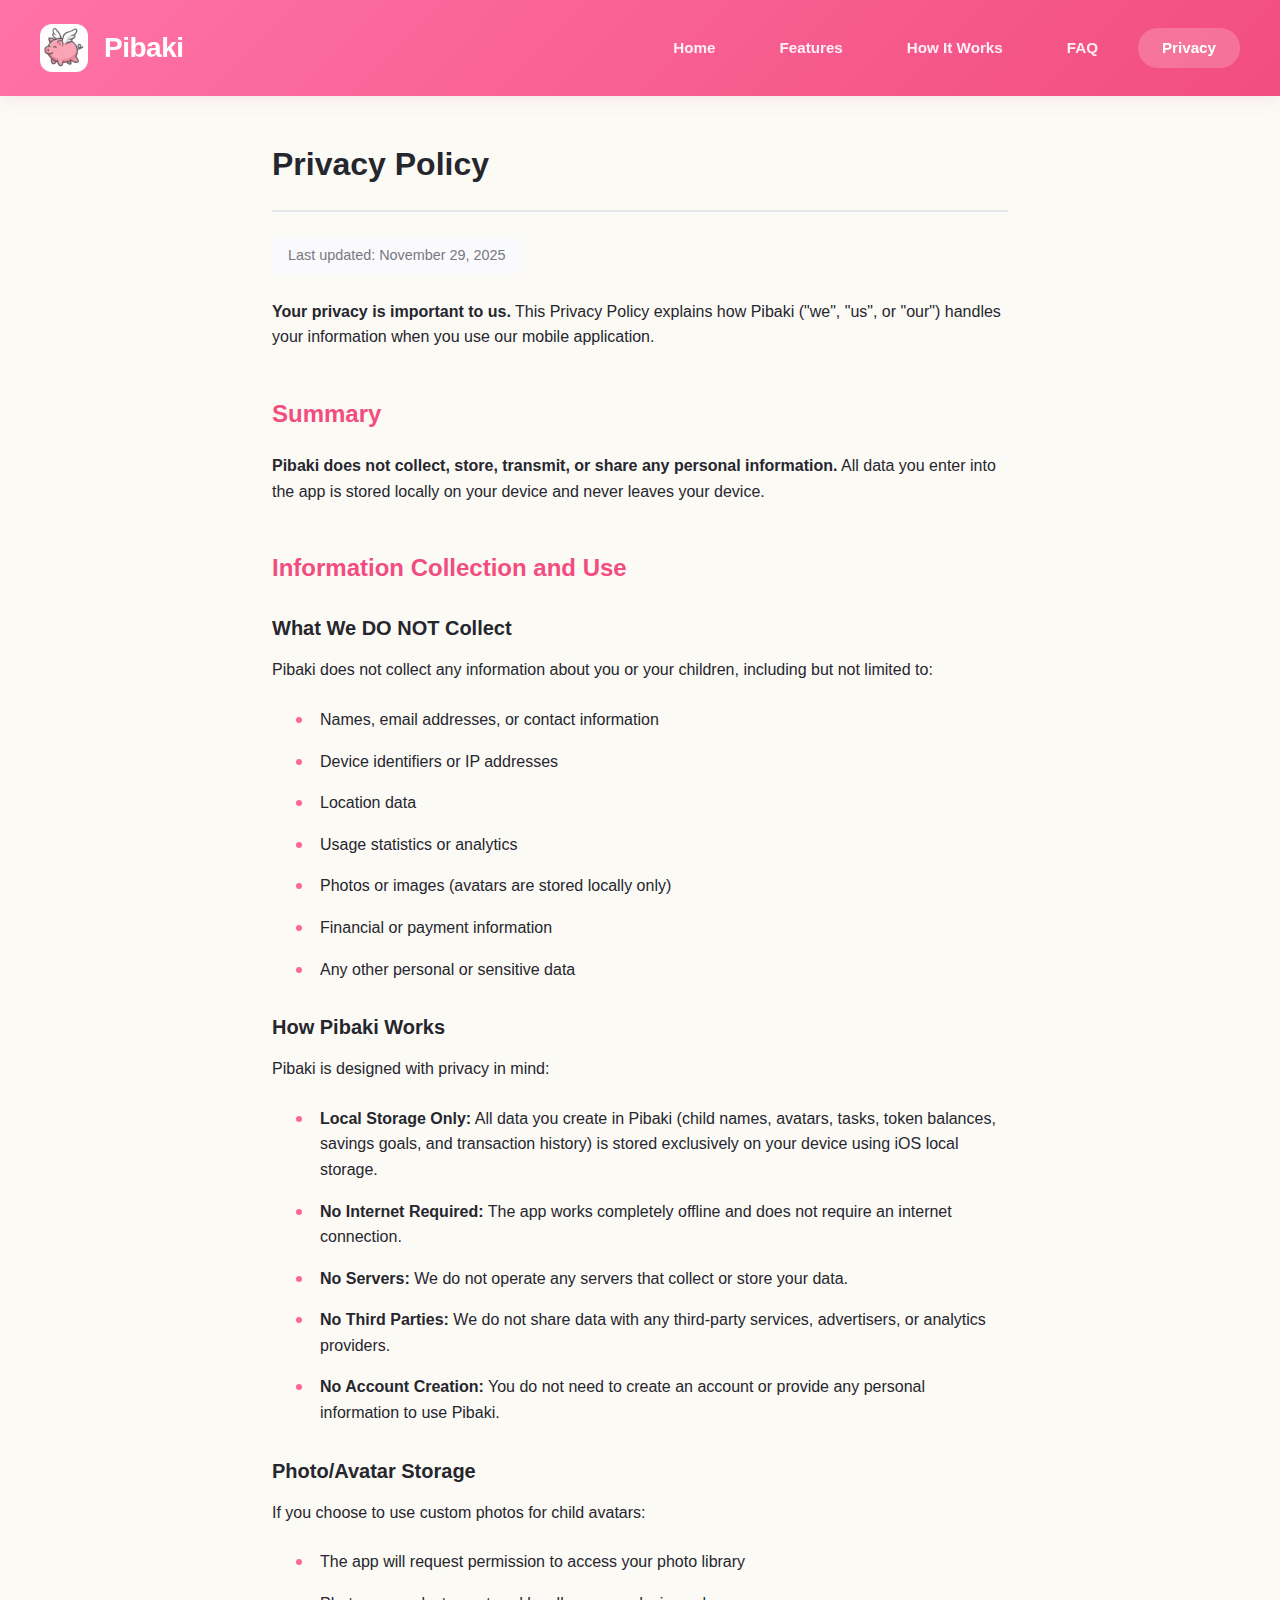
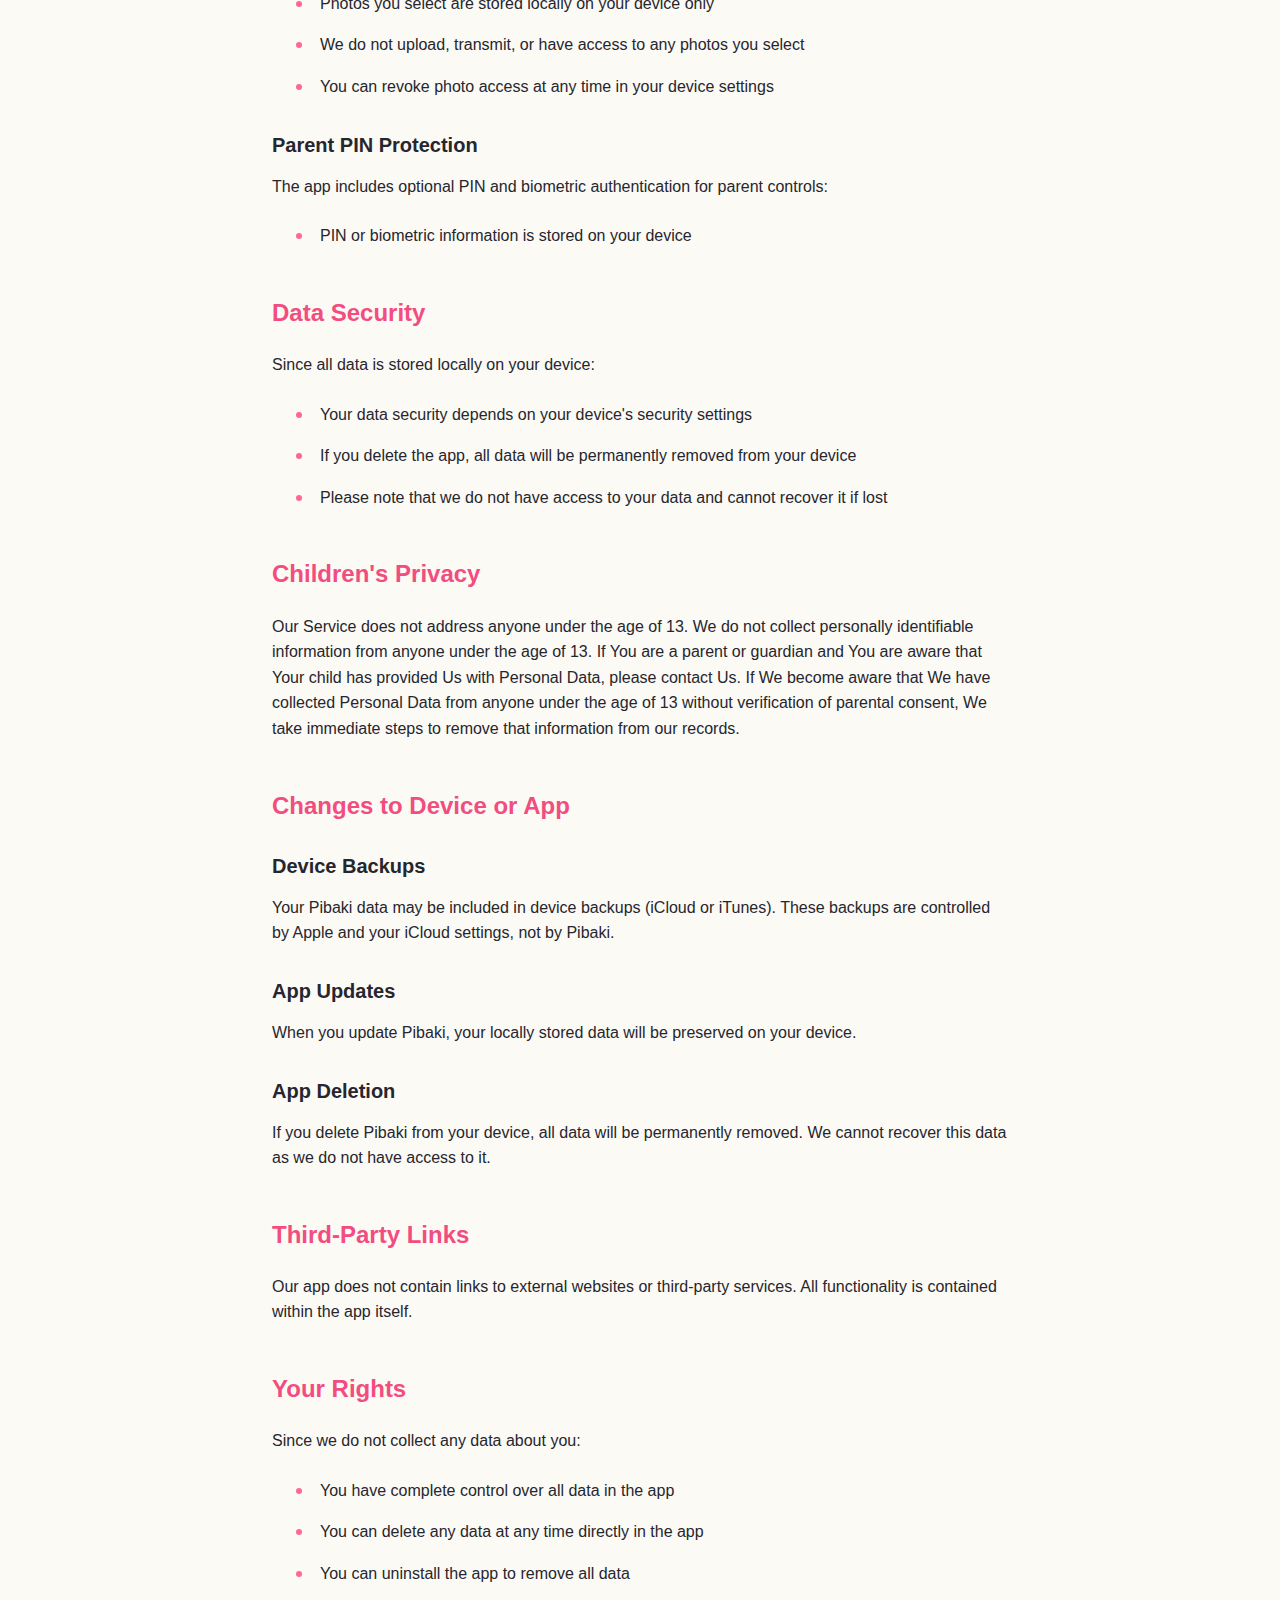
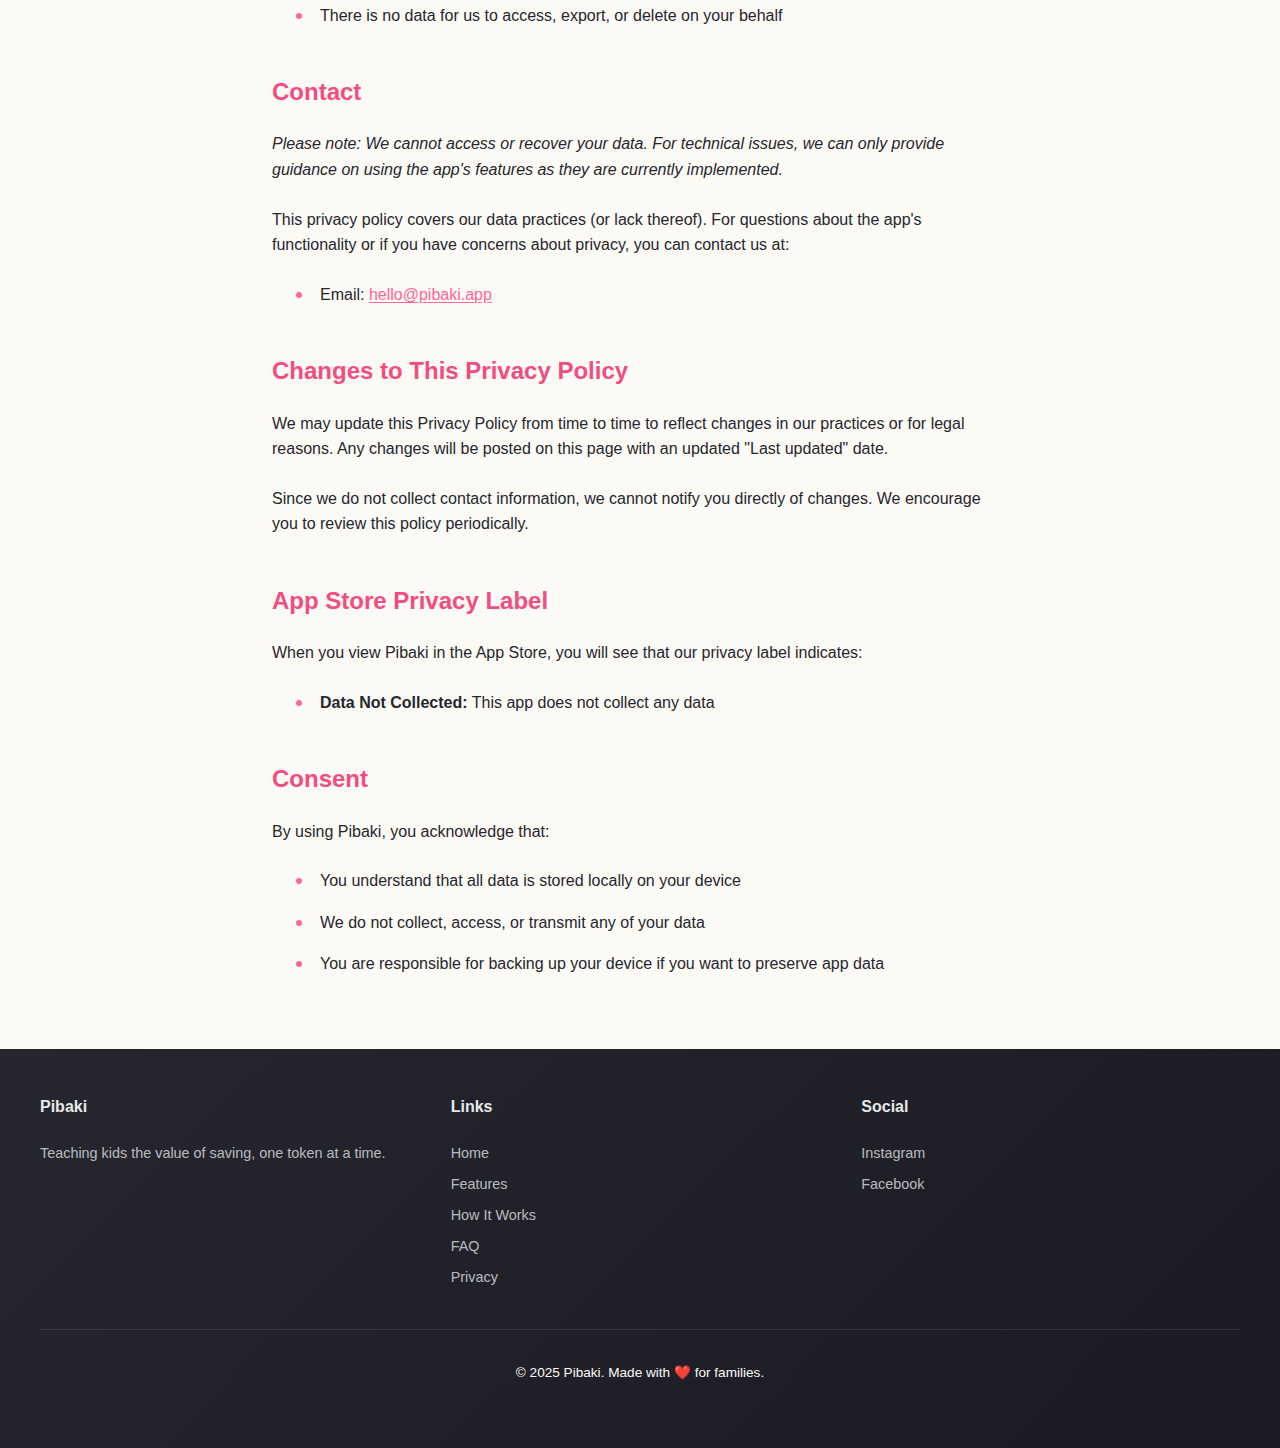
<file: privacy.html>
<!DOCTYPE html>
<html lang="en">
<head>
    <meta charset="UTF-8">
    <meta name="viewport" content="width=device-width, initial-scale=1.0, maximum-scale=5.0, user-scalable=yes">
    <title>Privacy Policy - Pibaki</title>
    <meta name="description" content="Privacy Policy for Pibaki - the smart saving app for kids.">
    <link rel="stylesheet" href="assets/css/style.css">
    <link rel="icon" type="image/png" href="assets/img/pibaki_logo.png">
</head>
<body>

<!-- Header -->
<header>
    <div class="header-content">
        <div class="logo">
            <img src="assets/img/pibaki_logo.png" alt="Pibaki Logo">
            <h1>Pibaki</h1>
        </div>
        <button class="menu-toggle" id="menuToggle" aria-label="Toggle navigation menu" aria-expanded="false">
            <span id="menuIcon">☰</span>
        </button>
        <nav id="mainNav">
            <a href="index.html">Home</a>
            <a href="index.html#features">Features</a>
            <a href="index.html#how-it-works">How It Works</a>
            <a href="index.html#faq">FAQ</a>
            <a href="privacy.html" class="active">Privacy</a>
        </nav>
    </div>
</header>

<section class="content">
    <h1>Privacy Policy</h1>
    <p class="last-updated">Last updated: November 29, 2025</p>
    
<p><strong>Your privacy is important to us.</strong> This Privacy Policy explains how Pibaki ("we", "us", or "our") handles your information when you use our mobile application.</p>

<h2>Summary</h2>
<p><strong>Pibaki does not collect, store, transmit, or share any personal information.</strong> All data you enter into the app is stored locally on your device and never leaves your device.</p>

<h2>Information Collection and Use</h2>
<h3>What We DO NOT Collect</h3>
<p>Pibaki does not collect any information about you or your children, including but not limited to:</p>
<ul>
<li>Names, email addresses, or contact information</li>
<li>Device identifiers or IP addresses</li>
<li>Location data</li>
<li>Usage statistics or analytics</li>
<li>Photos or images (avatars are stored locally only)</li>
<li>Financial or payment information</li>
<li>Any other personal or sensitive data</li>
</ul>

<h3>How Pibaki Works</h3>
<p>Pibaki is designed with privacy in mind:</p>
<ul>
<li><strong>Local Storage Only:</strong> All data you create in Pibaki (child names, avatars, tasks, token balances, savings goals, and transaction history) is stored exclusively on your device using iOS local storage.</li>
<li><strong>No Internet Required:</strong> The app works completely offline and does not require an internet connection.</li>
<li><strong>No Servers:</strong> We do not operate any servers that collect or store your data.</li>
<li><strong>No Third Parties:</strong> We do not share data with any third-party services, advertisers, or analytics providers.</li>
<li><strong>No Account Creation:</strong> You do not need to create an account or provide any personal information to use Pibaki.</li>
</ul>

<h3>Photo/Avatar Storage</h3>
<p>If you choose to use custom photos for child avatars:</p>
<ul>
<li>The app will request permission to access your photo library</li>
<li>Photos you select are stored locally on your device only</li>
<li>We do not upload, transmit, or have access to any photos you select</li>
<li>You can revoke photo access at any time in your device settings</li>
</ul>

<h3>Parent PIN Protection</h3>
<p>The app includes optional PIN and biometric authentication for parent controls:</p>
<ul>
<li>PIN or biometric information is stored on your device</li>
</ul>

<h2>Data Security</h2>
<p>Since all data is stored locally on your device:</p>
<ul>
<li>Your data security depends on your device's security settings</li>
<li>If you delete the app, all data will be permanently removed from your device</li>
<li>Please note that we do not have access to your data and cannot recover it if lost</li>
</ul>

<h2>Children's Privacy</h2>
<p>Our Service does not address anyone under the age of 13. We do not collect personally identifiable information from anyone under the age of 13. If You are a parent or guardian and You are aware that Your child has provided Us with Personal Data, please contact Us. If We become aware that We have collected Personal Data from anyone under the age of 13 without verification of parental consent, We take immediate steps to remove that information from our records.</p>


<h2>Changes to Device or App</h2>
<h3>Device Backups</h3>
<p>Your Pibaki data may be included in device backups (iCloud or iTunes). These backups are controlled by Apple and your iCloud settings, not by Pibaki.</p>

<h3>App Updates</h3>
<p>When you update Pibaki, your locally stored data will be preserved on your device.</p>

<h3>App Deletion</h3>
<p>If you delete Pibaki from your device, all data will be permanently removed. We cannot recover this data as we do not have access to it.</p>

<h2>Third-Party Links</h2>
<p>Our app does not contain links to external websites or third-party services. All functionality is contained within the app itself.</p>

<h2>Your Rights</h2>
<p>Since we do not collect any data about you:</p>
<ul>
<li>You have complete control over all data in the app</li>
<li>You can delete any data at any time directly in the app</li>
<li>You can uninstall the app to remove all data</li>
<li>There is no data for us to access, export, or delete on your behalf</li>
</ul>

<h2>Contact</h2>
<p><em>Please note: We cannot access or recover your data. For technical issues, we can only provide guidance on using the app's features as they are currently implemented.</em></p>

<p>This privacy policy covers our data practices (or lack thereof). For questions about the app's functionality or if you have concerns about privacy, you can contact us at:</p>
<ul>
<li>Email: <a href="mailto:hello@pibaki.app">hello@pibaki.app</a></li>
</ul>

<h2>Changes to This Privacy Policy</h2>
<p>We may update this Privacy Policy from time to time to reflect changes in our practices or for legal reasons. Any changes will be posted on this page with an updated "Last updated" date.</p>
<p>Since we do not collect contact information, we cannot notify you directly of changes. We encourage you to review this policy periodically.</p>

<h2>App Store Privacy Label</h2>
<p>When you view Pibaki in the App Store, you will see that our privacy label indicates:</p>
<ul>
<li><strong>Data Not Collected:</strong> This app does not collect any data</li>
</ul>

<h2>Consent</h2>
<p>By using Pibaki, you acknowledge that:</p>
<ul>
<li>You understand that all data is stored locally on your device</li>
<li>We do not collect, access, or transmit any of your data</li>
<li>You are responsible for backing up your device if you want to preserve app data</li>
</ul>
</section>

<!-- Footer -->
<footer>
    <div class="footer-content">
        <div class="footer-section">
            <h4>Pibaki</h4>
            <p>Teaching kids the value of saving, one token at a time.</p>
        </div>
        
        <div class="footer-section">
            <h4>Links</h4>
            <p><a href="index.html">Home</a></p>
            <p><a href="#features">Features</a></p>
            <p><a href="#how-it-works">How It Works</a></p>
            <p><a href="#faq">FAQ</a></p>
            <p><a href="privacy.html">Privacy</a></p>
        </div>
        <div class="footer-section">
            <h4>Social</h4>
            <p><a href="https://instagram.com/pibaki.app">Instagram</a></p>
            <p><a href="https://facebook.com/pibakiapp">Facebook</a></p>
        </div>
    </div>
    
    <div class="footer-bottom">
        <p style="color:var(--pibaki-background)">© 2025 Pibaki. Made with ❤️ for families.</p>
    </div>
</footer>

<script>
// Mobile menu toggle
const menuToggle = document.getElementById('menuToggle');
const mainNav = document.getElementById('mainNav');
const menuIcon = document.getElementById('menuIcon');

if (menuToggle && mainNav) {
    menuToggle.addEventListener('click', function() {
        const isExpanded = this.getAttribute('aria-expanded') === 'true';
        this.setAttribute('aria-expanded', !isExpanded);
        mainNav.classList.toggle('nav-open');
        menuIcon.textContent = isExpanded ? '☰' : '✕';
    });
    
    // Close menu when clicking a nav link
    const navLinks = mainNav.querySelectorAll('a');
    navLinks.forEach(link => {
        link.addEventListener('click', () => {
            mainNav.classList.remove('nav-open');
            menuToggle.setAttribute('aria-expanded', 'false');
            menuIcon.textContent = '☰';
        });
    });
    
    // Close menu when clicking outside
    document.addEventListener('click', function(event) {
        if (!mainNav.contains(event.target) && !menuToggle.contains(event.target)) {
            mainNav.classList.remove('nav-open');
            menuToggle.setAttribute('aria-expanded', 'false');
            menuIcon.textContent = '☰';
        }
    });
}
</script>

</body>
</html>
</file>
<file: assets/css/style.css>
/* ============================================
   Pibaki Website Styles
   Color scheme matching ColorTheme.swift
   ============================================ */

/* CSS Custom Properties (matching ColorTheme.swift) */
:root {
    /* Primary Theme Colors */
    --pibaki-primary: rgb(255, 102, 153);           /* Coral pink - vibrant and fun */
    --pibaki-primary-light: rgb(255, 115, 166);     /* Gradient start */
    --pibaki-primary-dark: rgb(242, 77, 128);       /* Gradient end */
    --pibaki-secondary: rgb(38, 38, 46);            /* Rich charcoal */
    --pibaki-background: rgb(252, 250, 245);        /* Warm cream */
    
    /* Action Colors */
    --pibaki-success: rgb(51, 204, 153);            /* Mint green */
    --pibaki-info: rgb(77, 153, 255);               /* Sky blue */
    --pibaki-warning: rgb(255, 166, 51);            /* Warm amber */
    --pibaki-special: rgb(166, 102, 242);           /* Vibrant purple */
    --pibaki-danger: rgb(242, 77, 89);              /* Elegant crimson */
    
    /* UI Colors */
    --pibaki-card-bg: #ffffff;
    --pibaki-card-secondary: rgb(250, 250, 252);
    --pibaki-shadow: rgba(204, 102, 153, 0.12);
    --pibaki-border: rgb(230, 230, 235);
    --pibaki-text: rgb(38, 38, 46);
    --pibaki-text-muted: rgb(120, 120, 130);
    
    /* Spacing */
    --spacing-xs: 0.5rem;
    --spacing-sm: 1rem;
    --spacing-md: 1.5rem;
    --spacing-lg: 2rem;
    --spacing-xl: 3rem;
    --spacing-xxl: 4rem;
    
    /* Border Radius */
    --radius-sm: 8px;
    --radius-md: 12px;
    --radius-lg: 16px;
    --radius-xl: 24px;
    --radius-full: 9999px;
    
    /* Shadows */
    --shadow-sm: 0 2px 8px rgba(204, 102, 153, 0.08);
    --shadow-md: 0 4px 16px rgba(204, 102, 153, 0.12);
    --shadow-lg: 0 8px 32px rgba(204, 102, 153, 0.16);
    
    /* Transitions */
    --transition-fast: 0.15s ease;
    --transition-normal: 0.3s ease;
}

/* ============================================
   Base Styles
   ============================================ */
* {
    margin: 0;
    padding: 0;
    box-sizing: border-box;
}

html {
    scroll-behavior: smooth;
}

body {
    font-family: -apple-system, BlinkMacSystemFont, 'SF Pro Display', 'Segoe UI', Roboto, Oxygen, Ubuntu, sans-serif;
    background: var(--pibaki-background);
    color: var(--pibaki-text);
    line-height: 1.6;
    min-height: 100vh;
    display: flex;
    flex-direction: column;
}

h1, h2, h3, h4, h5, h6 {
    font-weight: 700;
    line-height: 1.3;
    color: var(--pibaki-secondary);
}

p {
    color: var(--pibaki-text);
    margin-bottom: 1rem;
}

a {
    color: var(--pibaki-primary);
    text-decoration: none;
    transition: color var(--transition-fast);
}

a:hover {
    color: var(--pibaki-primary-dark);
}

ul {
    list-style: none;
}

img {
    max-width: 100%;
    height: auto;
}

/* ============================================
   Header & Navigation
   ============================================ */
header {
    background: linear-gradient(135deg, var(--pibaki-primary-light), var(--pibaki-primary-dark));
    padding: var(--spacing-md) var(--spacing-lg);
    position: sticky;
    top: 0;
    z-index: 100;
    box-shadow: var(--shadow-md);
}

.header-content {
    max-width: 1200px;
    margin: 0 auto;
    display: flex;
    justify-content: space-between;
    align-items: center;
}

.logo {
    display: flex;
    align-items: center;
    gap: var(--spacing-sm);
}

.logo img {
    width: 48px;
    height: 48px;
    border-radius: var(--radius-md);
}

.logo h1 {
    color: white;
    font-size: 1.75rem;
    font-weight: 800;
    letter-spacing: -0.5px;
}

nav {
    display: flex;
    gap: var(--spacing-sm);
}

nav a {
    color: rgba(255, 255, 255, 0.9);
    font-weight: 600;
    padding: var(--spacing-xs) var(--spacing-md);
    border-radius: var(--radius-full);
    transition: all var(--transition-fast);
    font-size: 0.95rem;
}

nav a:hover,
nav a.active {
    color: white;
    background: rgba(255, 255, 255, 0.2);
}

/* Mobile menu toggle */
.menu-toggle {
    display: none;
    background: none;
    border: none;
    color: white;
    font-size: 1.5rem;
    cursor: pointer;
}

/* ============================================
   Hero Section
   ============================================ */
.hero {
    background: linear-gradient(180deg, 
        rgba(255, 102, 153, 0.08) 0%, 
        var(--pibaki-background) 100%
    );
    padding: var(--spacing-xxl) var(--spacing-lg);
    text-align: center;
}

.hero-content {
    max-width: 800px;
    margin: 0 auto;
}

.hero h2 {
    font-size: clamp(2rem, 5vw, 3rem);
    margin-bottom: var(--spacing-md);
    background: linear-gradient(135deg, var(--pibaki-primary), var(--pibaki-special));
    -webkit-background-clip: text;
    -webkit-text-fill-color: transparent;
    background-clip: text;
}

.hero .tagline {
    font-size: 1.25rem;
    color: var(--pibaki-text-muted);
    margin-bottom: var(--spacing-lg);
    max-width: 600px;
    margin-left: auto;
    margin-right: auto;
}

.hero-badges {
    display: flex;
    justify-content: center;
    gap: var(--spacing-sm);
    flex-wrap: wrap;
    margin-bottom: var(--spacing-lg);
}

.badge {
    display: inline-flex;
    align-items: center;
    gap: 6px;
    padding: 6px 14px;
    background: white;
    border-radius: var(--radius-full);
    font-size: 0.85rem;
    font-weight: 600;
    box-shadow: var(--shadow-sm);
}

.badge.success { color: var(--pibaki-success); }
.badge.info { color: var(--pibaki-info); }
.badge.warning { color: var(--pibaki-warning); }
.badge.special { color: var(--pibaki-special); }

.app-preview {
    margin-top: var(--spacing-xl);
    position: relative;
}

.app-preview img {
    max-width: 280px;
    border-radius: var(--radius-xl);
    box-shadow: var(--shadow-lg);
}

/* CTA Button */
.cta-button {
    display: inline-flex;
    align-items: center;
    gap: 8px;
    background: linear-gradient(135deg, var(--pibaki-primary-light), var(--pibaki-primary-dark));
    color: white;
    font-weight: 700;
    padding: var(--spacing-sm) var(--spacing-lg);
    border-radius: var(--radius-full);
    font-size: 1.1rem;
    box-shadow: var(--shadow-md);
    transition: all var(--transition-normal);
    border: none;
    cursor: pointer;
}

.cta-button:hover {
    transform: translateY(-2px);
    box-shadow: var(--shadow-lg);
    color: white;
}

/* ============================================
   Features Section
   ============================================ */
.features {
    padding: var(--spacing-xxl) var(--spacing-lg);
    max-width: 1200px;
    margin: 0 auto;
}

.section-header {
    text-align: center;
    margin-bottom: var(--spacing-xl);
}

.section-header h2 {
    font-size: 2rem;
    margin-bottom: var(--spacing-sm);
}

.section-header p {
    color: var(--pibaki-text-muted);
    font-size: 1.1rem;
}

.features-grid {
    display: grid;
    grid-template-columns: repeat(auto-fit, minmax(280px, 1fr));
    gap: var(--spacing-lg);
}

.feature-card {
    background: var(--pibaki-card-bg);
    padding: var(--spacing-lg);
    border-radius: var(--radius-lg);
    box-shadow: var(--shadow-sm);
    transition: all var(--transition-normal);
    border: 1px solid var(--pibaki-border);
}

.feature-card:hover {
    transform: translateY(-4px);
    box-shadow: var(--shadow-md);
}

.feature-icon {
    width: 56px;
    height: 56px;
    border-radius: var(--radius-md);
    display: flex;
    align-items: center;
    justify-content: center;
    font-size: 1.75rem;
    margin-bottom: var(--spacing-md);
}

.feature-icon.primary { background: rgba(255, 102, 153, 0.12); }
.feature-icon.success { background: rgba(51, 204, 153, 0.12); }
.feature-icon.info { background: rgba(77, 153, 255, 0.12); }
.feature-icon.warning { background: rgba(255, 166, 51, 0.12); }
.feature-icon.special { background: rgba(166, 102, 242, 0.12); }

.feature-card h3 {
    font-size: 1.25rem;
    margin-bottom: var(--spacing-xs);
}

.feature-card p {
    color: var(--pibaki-text-muted);
    font-size: 0.95rem;
    margin-bottom: 0;
}

/* ============================================
   Screenshots Section
   ============================================ */
.screenshots {
    padding: var(--spacing-xxl) var(--spacing-lg);
    background: linear-gradient(180deg, 
        var(--pibaki-background) 0%,
        rgba(255, 102, 153, 0.05) 100%
    );
}

.screenshots-container {
    max-width: 1200px;
    margin: 0 auto;
}

.screenshots-grid {
    display: grid;
    grid-template-columns: repeat(auto-fit, minmax(200px, 1fr));
    gap: var(--spacing-lg);
    margin-top: var(--spacing-xl);
}

.screenshot-item {
    text-align: center;
}

.screenshot-item img {
    border-radius: var(--radius-lg);
    box-shadow: var(--shadow-md);
    transition: transform var(--transition-normal);
}

.screenshot-item img:hover {
    transform: scale(1.02);
}

.screenshot-item p {
    margin-top: var(--spacing-sm);
    font-weight: 600;
    color: var(--pibaki-text-muted);
}

/* ============================================
   How It Works Section
   ============================================ */
.how-it-works {
    padding: var(--spacing-xxl) var(--spacing-lg);
    max-width: 1000px;
    margin: 0 auto;
}

.steps {
    display: flex;
    flex-direction: column;
    gap: var(--spacing-lg);
    margin-top: var(--spacing-xl);
}

.step {
    display: flex;
    align-items: flex-start;
    gap: var(--spacing-md);
    padding: var(--spacing-lg);
    background: var(--pibaki-card-bg);
    border-radius: var(--radius-lg);
    box-shadow: var(--shadow-sm);
}

.step-number {
    width: 48px;
    height: 48px;
    background: linear-gradient(135deg, var(--pibaki-primary-light), var(--pibaki-primary-dark));
    color: white;
    border-radius: var(--radius-full);
    display: flex;
    align-items: center;
    justify-content: center;
    font-weight: 800;
    font-size: 1.25rem;
    flex-shrink: 0;
}

.step-content h3 {
    margin-bottom: var(--spacing-xs);
}

.step-content p {
    color: var(--pibaki-text-muted);
    margin-bottom: 0;
}

/* ============================================
   Privacy Policy / Content Pages
   ============================================ */
.content {
    padding: var(--spacing-xl) var(--spacing-lg);
    max-width: 800px;
    margin: 0 auto;
    flex: 1;
}

.content h1 {
    font-size: 2rem;
    margin-bottom: var(--spacing-md);
    padding-bottom: var(--spacing-md);
    border-bottom: 2px solid var(--pibaki-border);
}

.content h2 {
    font-size: 1.5rem;
    margin-top: var(--spacing-xl);
    margin-bottom: var(--spacing-md);
    color: var(--pibaki-primary-dark);
}

.content h3 {
    font-size: 1.25rem;
    margin-top: var(--spacing-lg);
    margin-bottom: var(--spacing-sm);
}

.content h4 {
    font-size: 1.1rem;
    margin-top: var(--spacing-md);
    margin-bottom: var(--spacing-sm);
}

.content p {
    margin-bottom: var(--spacing-md);
}

.content ul {
    margin-bottom: var(--spacing-md);
    padding-left: var(--spacing-md);
}

.content ul li {
    position: relative;
    padding-left: var(--spacing-md);
    margin-bottom: var(--spacing-sm);
}

.content ul li::before {
    content: "";
    position: absolute;
    left: 0;
    top: 10px;
    width: 6px;
    height: 6px;
    background: var(--pibaki-primary);
    border-radius: 50%;
}

.content ul li p {
    margin-bottom: var(--spacing-xs);
}

.content a {
    color: var(--pibaki-primary);
    text-decoration: underline;
    text-underline-offset: 2px;
}

.content a:hover {
    color: var(--pibaki-primary-dark);
}

.content strong {
    color: var(--pibaki-secondary);
}

/* Last Updated Notice */
.last-updated {
    display: inline-block;
    background: var(--pibaki-card-secondary);
    padding: var(--spacing-xs) var(--spacing-sm);
    border-radius: var(--radius-sm);
    font-size: 0.9rem;
    color: var(--pibaki-text-muted);
    margin-bottom: var(--spacing-lg);
}

/* ============================================
   Footer
   ============================================ */
footer {
    background: linear-gradient(135deg, var(--pibaki-secondary), #1a1a22);
    color: white;
    padding: var(--spacing-xl) var(--spacing-lg);
    margin-top: auto;
}

.footer-content {
    max-width: 1200px;
    margin: 0 auto;
    display: grid;
    grid-template-columns: repeat(auto-fit, minmax(200px, 1fr));
    gap: var(--spacing-lg);
}

.footer-section h4 {
    color: white;
    font-size: 1rem;
    margin-bottom: var(--spacing-md);
    opacity: 0.9;
}

.footer-section p,
.footer-section a {
    color: rgba(255, 255, 255, 0.7);
    font-size: 0.9rem;
    margin-bottom: var(--spacing-xs);
}

.footer-section a:hover {
    color: var(--pibaki-primary-light);
}

.footer-bottom {
    max-width: 1200px;
    margin: var(--spacing-lg) auto 0;
    padding-top: var(--spacing-lg);
    border-top: 1px solid rgba(255, 255, 255, 0.1);
    text-align: center;
    color: rgba(255, 255, 255, 0.5);
    font-size: 0.85rem;
}

.footer-bottom a {
    color: rgba(255, 255, 255, 0.7);
}

/* ============================================
   Responsive Design
   ============================================ */
@media (max-width: 768px) {
    header {
        padding: var(--spacing-sm);
    }
    
    .header-content {
        flex-wrap: wrap;
    }
    
    .logo h1 {
        font-size: 1.5rem;
    }
    
    nav {
        width: 100%;
        justify-content: center;
        margin-top: var(--spacing-sm);
        gap: var(--spacing-xs);
    }
    
    nav a {
        padding: var(--spacing-xs) var(--spacing-sm);
        font-size: 0.9rem;
    }
    
    .hero {
        padding: var(--spacing-xl) var(--spacing-md);
    }
    
    .hero h2 {
        font-size: 1.75rem;
    }
    
    .features,
    .screenshots,
    .how-it-works,
    .faq {
        padding: var(--spacing-xl) var(--spacing-md);
    }
    
    .step {
        flex-direction: column;
        text-align: center;
    }
    
    .step-number {
        margin: 0 auto;
    }
    
    .faq-item {
        padding: 20px;
    }
    
    .faq-item h3 {
        font-size: 1rem;
    }
    
    .content {
        padding: var(--spacing-lg) var(--spacing-md);
    }
    
    .footer-content {
        text-align: center;
    }
}

/* ============================================
   FAQ Section
   ============================================ */
.faq {
    padding: 80px 20px;
    background: linear-gradient(135deg, var(--pibaki-background) 0%, #fff 100%);
}

.faq-container {
    max-width: 900px;
    margin: 0 auto;
}

.faq-item {
    background: var(--pibaki-card-bg);
    padding: 24px;
    margin-bottom: 16px;
    border-radius: var(--radius-md);
    box-shadow: var(--shadow-sm);
    border-left: 4px solid var(--pibaki-primary);
    transition: all var(--transition-normal);
}

.faq-item:hover {
    box-shadow: var(--shadow-md);
    transform: translateX(4px);
}

.faq-item h3 {
    color: var(--pibaki-secondary);
    margin-bottom: 12px;
    font-size: 1.1rem;
    font-weight: 600;
}

.faq-item h3::before {
    content: "Q: ";
    color: var(--pibaki-primary);
    font-weight: bold;
}

.faq-item p {
    color: var(--pibaki-text);
    line-height: 1.6;
    margin: 0;
}

.faq-item p::before {
    content: "A: ";
    color: var(--pibaki-success);
    font-weight: bold;
    margin-right: 4px;
}

/* ============================================
   Utility Classes
   ============================================ */
.text-center { text-align: center; }
.text-primary { color: var(--pibaki-primary); }
.text-success { color: var(--pibaki-success); }
.text-info { color: var(--pibaki-info); }
.text-warning { color: var(--pibaki-warning); }
.text-special { color: var(--pibaki-special); }
.text-muted { color: var(--pibaki-text-muted); }

.mt-sm { margin-top: var(--spacing-sm); }
.mt-md { margin-top: var(--spacing-md); }
.mt-lg { margin-top: var(--spacing-lg); }
.mb-sm { margin-bottom: var(--spacing-sm); }
.mb-md { margin-bottom: var(--spacing-md); }
.mb-lg { margin-bottom: var(--spacing-lg); }
</file>
